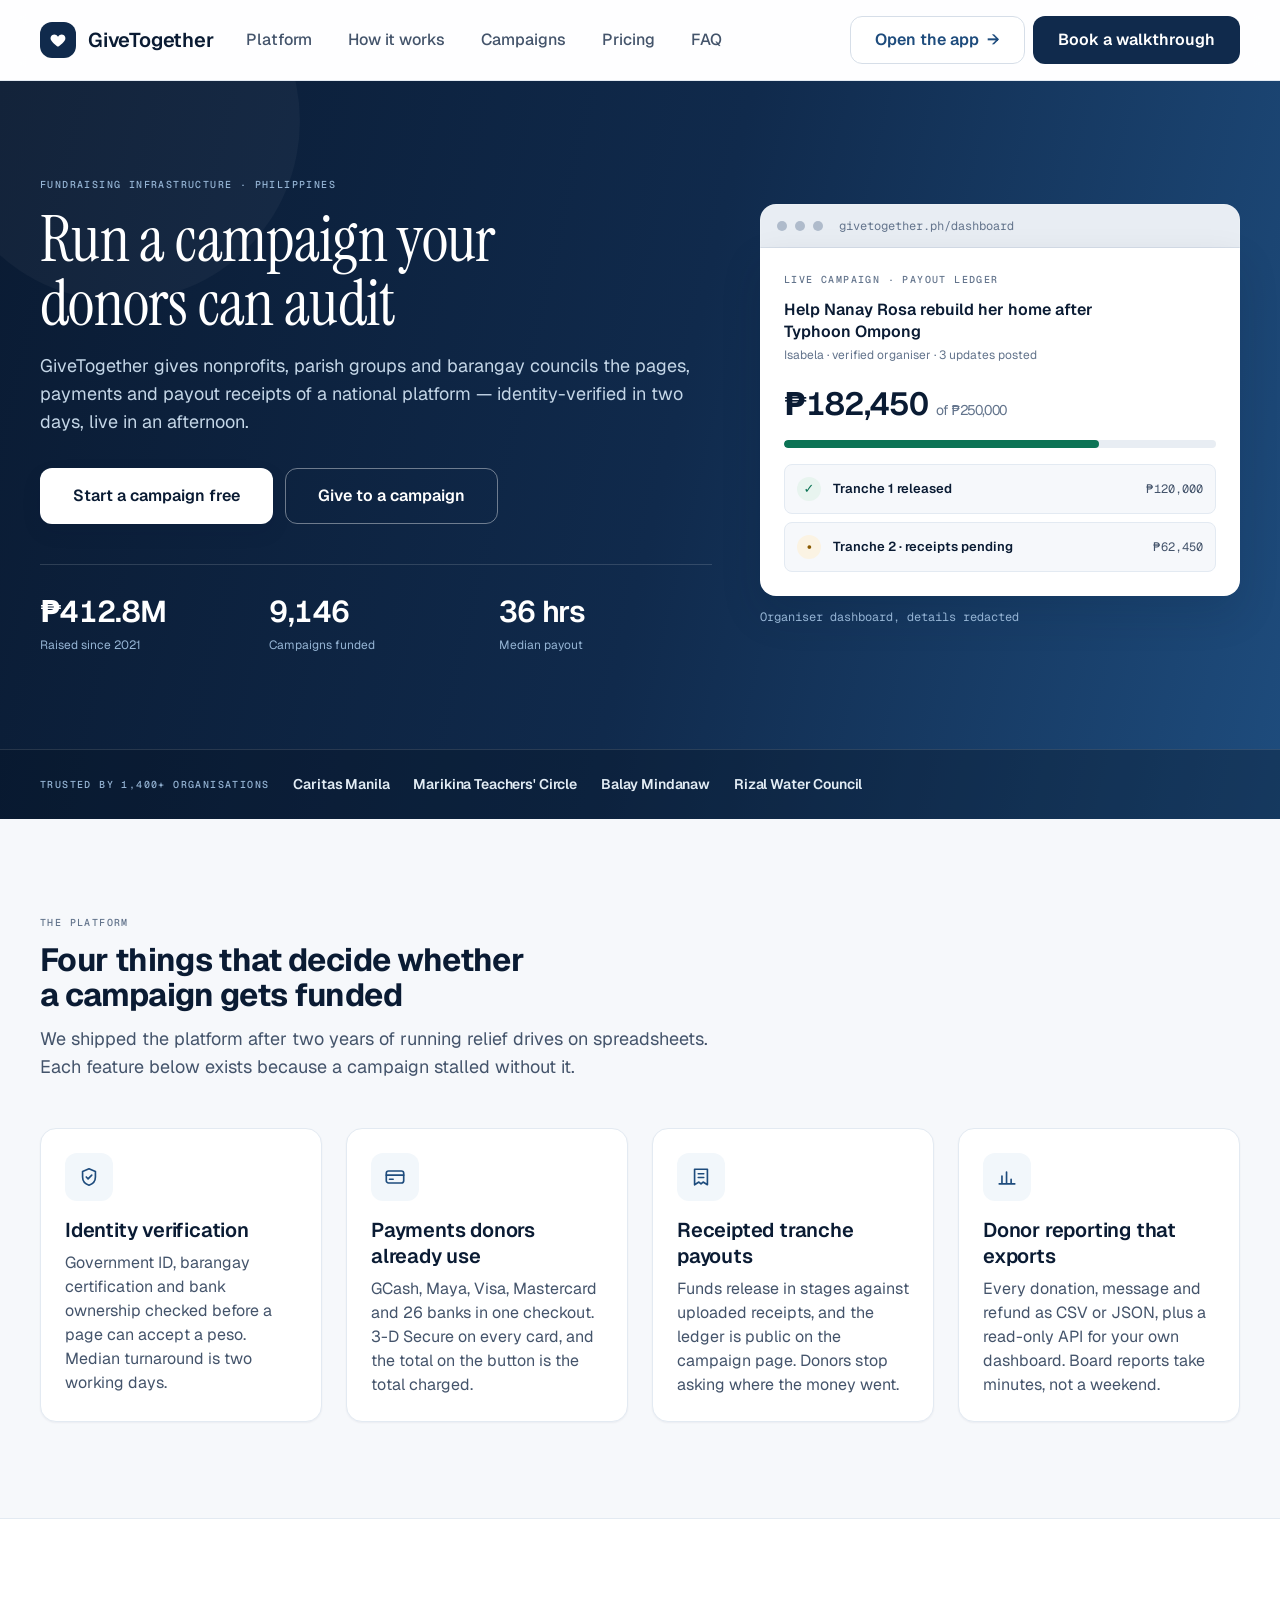
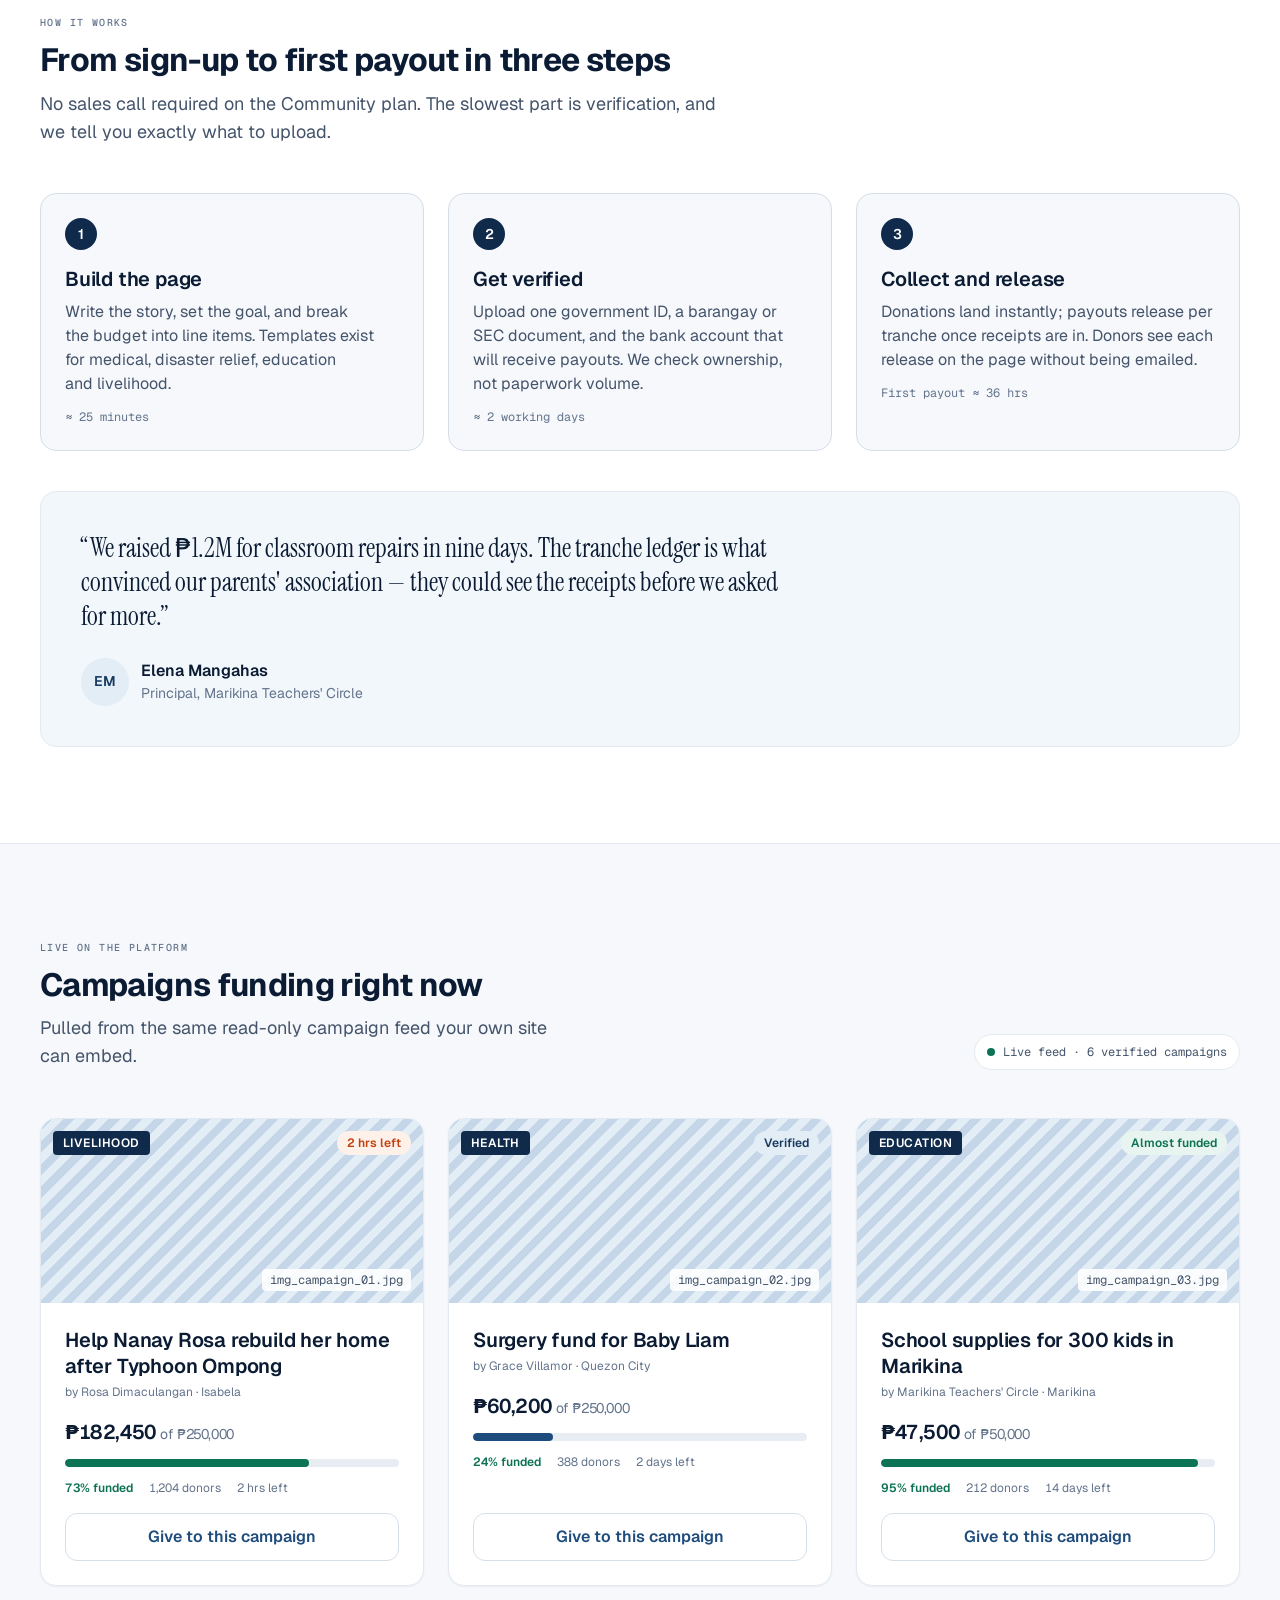
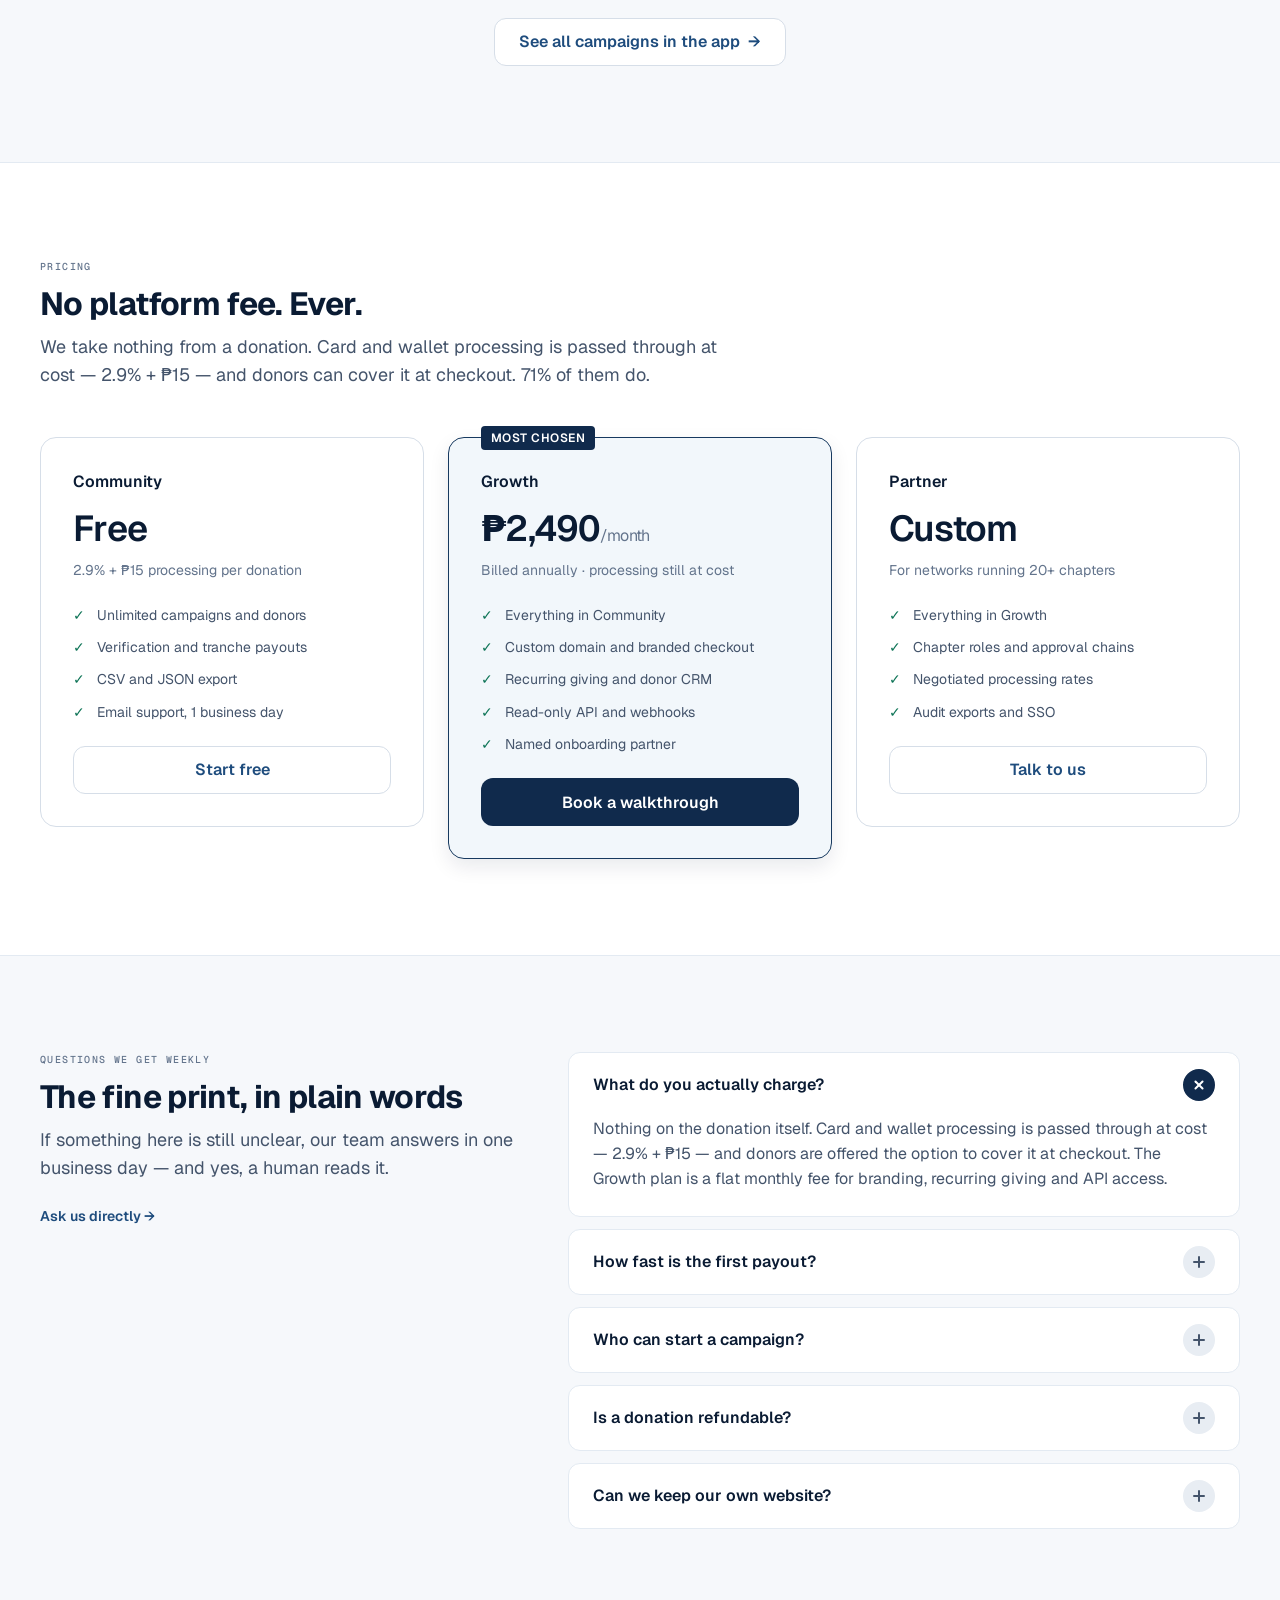
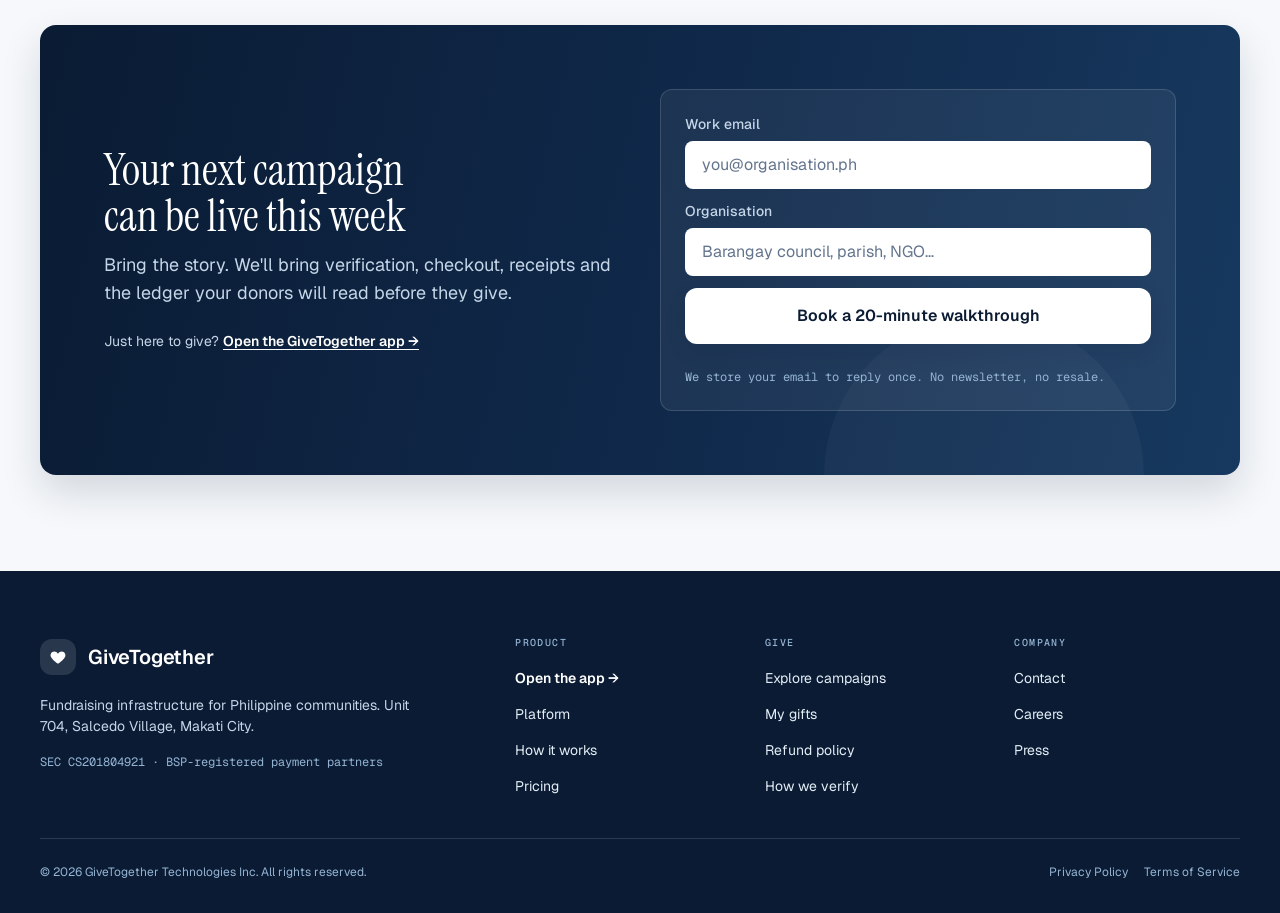
<file: index.html>
<!DOCTYPE html>
<html lang="en-PH">
<head>
  <meta charset="utf-8">
  <meta name="viewport" content="width=device-width, initial-scale=1, viewport-fit=cover">
  <title>GiveTogether — Fundraising software for Philippine nonprofits</title>
  <meta name="description" content="GiveTogether is the fundraising platform Philippine nonprofits and barangay councils use to launch verified campaigns, collect GCash and card donations, and publish receipted payouts in 36 hours.">
  <meta name="robots" content="index,follow">
  <meta name="theme-color" content="#0A1B33">
  <link rel="canonical" href="https://givetogether.onrender.com/">
  <meta property="og:type" content="website">
  <meta property="og:site_name" content="GiveTogether">
  <meta property="og:title" content="GiveTogether — Fundraising software for Philippine nonprofits">
  <meta property="og:description" content="Verified campaigns, GCash and card donations, receipted payouts in 36 hours. No platform fee on the Community plan.">
  <meta property="og:url" content="https://givetogether.onrender.com/">
  <meta property="og:image" content="https://givetogether.onrender.com/assets/img/img_og_01.jpg">
  <meta name="twitter:card" content="summary_large_image">
  <link rel="icon" href="assets/icons/icn_favicon_01.svg" type="image/svg+xml">
  <link rel="manifest" href="manifest.webmanifest">
  <link rel="preconnect" href="https://fonts.googleapis.com">
  <link rel="preconnect" href="https://fonts.gstatic.com" crossorigin>
  <link rel="stylesheet" href="https://fonts.googleapis.com/css2?family=Geist:wght@400;500;600;700&amp;family=Geist+Mono:wght@400;500&amp;family=Instrument+Serif:ital@0;1&amp;display=swap">
  <link rel="stylesheet" href="assets/css/tokens.css">
  <link rel="stylesheet" href="assets/css/landing.css">
  <script type="application/ld+json">
  {"@context":"https://schema.org","@type":"SoftwareApplication","name":"GiveTogether","applicationCategory":"BusinessApplication","operatingSystem":"Web, iOS, Android","url":"https://givetogether.onrender.com/","description":"Fundraising software for Philippine nonprofits: verified campaigns, GCash and card donations, receipted payouts in 36 hours.","offers":{"@type":"Offer","price":"0","priceCurrency":"PHP","description":"Community plan — free, 2.9% + PHP 15 per donation"}}
  </script>
</head>
<body class="landing">
  <a class="skip-link" href="#main">Skip to main content</a>

  <header class="site-header" id="top">
    <div class="site-header_inner container">
      <a class="brand" href="index.html" aria-label="GiveTogether home">
        <span class="brand_mark" aria-hidden="true">
          <svg class="brand_icon" viewBox="0 0 24 24"><path fill="currentColor" d="M12 21s-7.5-4.6-9.5-9.3C1.2 8.4 3.3 4.5 7 4.5c2 0 3.6 1.1 5 3 1.4-1.9 3-3 5-3 3.7 0 5.8 3.9 4.5 7.2C19.5 16.4 12 21 12 21z"/></svg>
        </span>
        <span class="brand_name">GiveTogether</span>
      </a>

      <button class="menu-toggle" type="button" aria-expanded="false" aria-controls="site-nav">
        <span class="menu-toggle_bars" aria-hidden="true"></span>
        <span class="menu-toggle_label">Menu</span>
      </button>

      <nav class="site-nav" id="site-nav" aria-label="Primary">
        <ul class="site-nav_list">
          <li><a class="site-nav_list-item" href="#platform">Platform</a></li>
          <li><a class="site-nav_list-item" href="#how">How it works</a></li>
          <li><a class="site-nav_list-item" href="#campaigns">Campaigns</a></li>
          <li><a class="site-nav_list-item" href="#pricing">Pricing</a></li>
          <li><a class="site-nav_list-item" href="#faq">FAQ</a></li>
        </ul>
        <div class="site-nav_actions">
          <a class="btn btn--secondary" href="app.html">Open the app <span aria-hidden="true">→</span></a>
          <a class="btn btn--primary" href="#demo">Book a walkthrough</a>
        </div>
      </nav>
    </div>
  </header>

  <main id="main" tabindex="-1">

    <section class="hero" aria-labelledby="hero-title">
      <div class="hero_inner container">
        <div class="hero_copy">
          <p class="overline overline--inverse">Fundraising infrastructure · Philippines</p>
          <h1 class="hero_title" id="hero-title">Run a campaign your donors can audit</h1>
          <p class="hero_lede">GiveTogether gives nonprofits, parish groups and barangay councils the pages, payments and payout receipts of a national platform — identity-verified in two days, live in an afternoon.</p>
          <div class="hero_actions">
            <a class="btn btn--inverse btn--lg" href="#demo">Start a campaign free</a>
            <a class="btn btn--ghost-inverse btn--lg" href="app.html">Give to a campaign</a>
          </div>
          <dl class="stat-row">
            <div class="stat-row_item"><dt class="stat-row_label">Raised since 2021</dt><dd class="stat-row_value">₱412.8M</dd></div>
            <div class="stat-row_item"><dt class="stat-row_label">Campaigns funded</dt><dd class="stat-row_value">9,146</dd></div>
            <div class="stat-row_item"><dt class="stat-row_label">Median payout</dt><dd class="stat-row_value">36 hrs</dd></div>
          </dl>
        </div>

        <figure class="dashboard" aria-label="Organiser dashboard preview">
          <div class="dashboard_bar" aria-hidden="true">
            <span class="dashboard_dot"></span><span class="dashboard_dot"></span><span class="dashboard_dot"></span>
            <span class="dashboard_url">givetogether.ph/dashboard</span>
          </div>
          <div class="dashboard_body">
            <p class="overline">Live campaign · payout ledger</p>
            <p class="dashboard_title">Help Nanay Rosa rebuild her home after Typhoon Ompong</p>
            <p class="dashboard_meta">Isabela · verified organiser · 3 updates posted</p>
            <p class="dashboard_amount">₱182,450 <span class="dashboard_goal">of ₱250,000</span></p>
            <div class="progress" role="progressbar" aria-label="73 percent funded" aria-valuenow="73" aria-valuemin="0" aria-valuemax="100"><div class="progress_bar progress_bar--73"></div></div>
            <ul class="ledger">
              <li class="ledger_item"><span class="ledger_icon ledger_icon--done" aria-hidden="true">✓</span><span class="ledger_label">Tranche 1 released</span><span class="ledger_value">₱120,000</span></li>
              <li class="ledger_item"><span class="ledger_icon ledger_icon--pending" aria-hidden="true">•</span><span class="ledger_label">Tranche 2 · receipts pending</span><span class="ledger_value">₱62,450</span></li>
            </ul>
          </div>
          <figcaption class="dashboard_caption">Organiser dashboard, details redacted</figcaption>
        </figure>
      </div>

      <div class="trust-bar">
        <div class="trust-bar_inner container">
          <p class="overline overline--inverse">Trusted by 1,400+ organisations</p>
          <ul class="trust-bar_list">
            <li class="trust-bar_list-item">Caritas Manila</li>
            <li class="trust-bar_list-item">Marikina Teachers' Circle</li>
            <li class="trust-bar_list-item">Balay Mindanaw</li>
            <li class="trust-bar_list-item">Rizal Water Council</li>
          </ul>
        </div>
      </div>
    </section>

    <section class="section" id="platform" aria-labelledby="platform-title">
      <div class="container">
        <header class="section-head">
          <p class="overline">The platform</p>
          <h2 class="section-head_title" id="platform-title">Four things that decide whether a campaign gets funded</h2>
          <p class="section-head_lede">We shipped the platform after two years of running relief drives on spreadsheets. Each feature below exists because a campaign stalled without it.</p>
        </header>
        <ul class="feature-grid">
          <li class="feature-card">
            <span class="feature-card_icon" aria-hidden="true"><svg viewBox="0 0 24 24"><g fill="none" stroke="currentColor" stroke-width="1.8" stroke-linecap="round" stroke-linejoin="round"><path d="M12 3l7 3v6c0 4.2-2.9 7.6-7 9-4.1-1.4-7-4.8-7-9V6z"/><path d="m9 12 2 2 4-4"/></g></svg></span>
            <h3 class="feature-card_title">Identity verification</h3>
            <p class="feature-card_text">Government ID, barangay certification and bank ownership checked before a page can accept a peso. Median turnaround is two working days.</p>
          </li>
          <li class="feature-card">
            <span class="feature-card_icon" aria-hidden="true"><svg viewBox="0 0 24 24"><g fill="none" stroke="currentColor" stroke-width="1.8" stroke-linecap="round"><rect x="2.5" y="5.5" width="19" height="13" rx="2.5"/><path d="M2.5 10h19M6 14.5h4"/></g></svg></span>
            <h3 class="feature-card_title">Payments donors already use</h3>
            <p class="feature-card_text">GCash, Maya, Visa, Mastercard and 26 banks in one checkout. 3-D Secure on every card, and the total on the button is the total charged.</p>
          </li>
          <li class="feature-card">
            <span class="feature-card_icon" aria-hidden="true"><svg viewBox="0 0 24 24"><g fill="none" stroke="currentColor" stroke-width="1.8" stroke-linecap="round" stroke-linejoin="round"><path d="M5 3.5h14v17l-4.7-3-2.3 2-2.3-2L5 20.5z"/><path d="M9 8.5h6M9 12.5h6"/></g></svg></span>
            <h3 class="feature-card_title">Receipted tranche payouts</h3>
            <p class="feature-card_text">Funds release in stages against uploaded receipts, and the ledger is public on the campaign page. Donors stop asking where the money went.</p>
          </li>
          <li class="feature-card">
            <span class="feature-card_icon" aria-hidden="true"><svg viewBox="0 0 24 24"><g fill="none" stroke="currentColor" stroke-width="1.8" stroke-linecap="round"><path d="M3.5 19.5h17M6.5 19.5V11M11.5 19.5V6.5M16.5 19.5v-5"/></g></svg></span>
            <h3 class="feature-card_title">Donor reporting that exports</h3>
            <p class="feature-card_text">Every donation, message and refund as CSV or JSON, plus a read-only API for your own dashboard. Board reports take minutes, not a weekend.</p>
          </li>
        </ul>
      </div>
    </section>

    <section class="section section--surface" id="how" aria-labelledby="how-title">
      <div class="container">
        <header class="section-head">
          <p class="overline">How it works</p>
          <h2 class="section-head_title" id="how-title">From sign-up to first payout in three steps</h2>
          <p class="section-head_lede">No sales call required on the Community plan. The slowest part is verification, and we tell you exactly what to upload.</p>
        </header>
        <ol class="step-grid">
          <li class="step-card">
            <span class="step-card_index">1</span>
            <h3 class="step-card_title">Build the page</h3>
            <p class="step-card_text">Write the story, set the goal, and break the budget into line items. Templates exist for medical, disaster relief, education and livelihood.</p>
            <p class="step-card_time">≈ 25 minutes</p>
          </li>
          <li class="step-card">
            <span class="step-card_index">2</span>
            <h3 class="step-card_title">Get verified</h3>
            <p class="step-card_text">Upload one government ID, a barangay or SEC document, and the bank account that will receive payouts. We check ownership, not paperwork volume.</p>
            <p class="step-card_time">≈ 2 working days</p>
          </li>
          <li class="step-card">
            <span class="step-card_index">3</span>
            <h3 class="step-card_title">Collect and release</h3>
            <p class="step-card_text">Donations land instantly; payouts release per tranche once receipts are in. Donors see each release on the page without being emailed.</p>
            <p class="step-card_time">First payout ≈ 36 hrs</p>
          </li>
        </ol>
        <figure class="quote">
          <blockquote class="quote_text">“We raised ₱1.2M for classroom repairs in nine days. The tranche ledger is what convinced our parents' association — they could see the receipts before we asked for more.”</blockquote>
          <figcaption class="quote_author">
            <span class="avatar" aria-hidden="true">EM</span>
            <span><span class="quote_name">Elena Mangahas</span><span class="quote_role">Principal, Marikina Teachers' Circle</span></span>
          </figcaption>
        </figure>
      </div>
    </section>

    <section class="section" id="campaigns" aria-labelledby="campaigns-title">
      <div class="container">
        <header class="section-head section-head--split">
          <div>
            <p class="overline">Live on the platform</p>
            <h2 class="section-head_title" id="campaigns-title">Campaigns funding right now</h2>
            <p class="section-head_lede">Pulled from the same read-only campaign feed your own site can embed.</p>
          </div>
          <p class="feed-badge"><span class="feed-badge_dot" aria-hidden="true"></span><span class="js-feed-status">Loading feed…</span></p>
        </header>
        <ul class="campaign-grid js-campaigns" aria-live="polite">
          <li class="campaign-card campaign-card--skeleton" aria-hidden="true"></li>
          <li class="campaign-card campaign-card--skeleton" aria-hidden="true"></li>
          <li class="campaign-card campaign-card--skeleton" aria-hidden="true"></li>
        </ul>
        <p class="section_more"><a class="btn btn--secondary" href="app.html#/explore">See all campaigns in the app <span aria-hidden="true">→</span></a></p>
      </div>
    </section>

    <section class="section section--surface" id="pricing" aria-labelledby="pricing-title">
      <div class="container">
        <header class="section-head">
          <p class="overline">Pricing</p>
          <h2 class="section-head_title" id="pricing-title">No platform fee. Ever.</h2>
          <p class="section-head_lede">We take nothing from a donation. Card and wallet processing is passed through at cost — 2.9% + ₱15 — and donors can cover it at checkout. 71% of them do.</p>
        </header>
        <ul class="plan-grid">
          <li class="plan-card">
            <h3 class="plan-card_name">Community</h3>
            <p class="plan-card_price">Free</p>
            <p class="plan-card_note">2.9% + ₱15 processing per donation</p>
            <ul class="plan-card_list">
              <li class="plan-card_list-item">Unlimited campaigns and donors</li>
              <li class="plan-card_list-item">Verification and tranche payouts</li>
              <li class="plan-card_list-item">CSV and JSON export</li>
              <li class="plan-card_list-item">Email support, 1 business day</li>
            </ul>
            <a class="btn btn--secondary btn--block" href="#demo">Start free</a>
          </li>
          <li class="plan-card plan-card--featured">
            <span class="plan-card_badge">Most chosen</span>
            <h3 class="plan-card_name">Growth</h3>
            <p class="plan-card_price">₱2,490<span class="plan-card_per">/month</span></p>
            <p class="plan-card_note">Billed annually · processing still at cost</p>
            <ul class="plan-card_list">
              <li class="plan-card_list-item">Everything in Community</li>
              <li class="plan-card_list-item">Custom domain and branded checkout</li>
              <li class="plan-card_list-item">Recurring giving and donor CRM</li>
              <li class="plan-card_list-item">Read-only API and webhooks</li>
              <li class="plan-card_list-item">Named onboarding partner</li>
            </ul>
            <a class="btn btn--primary btn--block" href="#demo">Book a walkthrough</a>
          </li>
          <li class="plan-card">
            <h3 class="plan-card_name">Partner</h3>
            <p class="plan-card_price">Custom</p>
            <p class="plan-card_note">For networks running 20+ chapters</p>
            <ul class="plan-card_list">
              <li class="plan-card_list-item">Everything in Growth</li>
              <li class="plan-card_list-item">Chapter roles and approval chains</li>
              <li class="plan-card_list-item">Negotiated processing rates</li>
              <li class="plan-card_list-item">Audit exports and SSO</li>
            </ul>
            <a class="btn btn--secondary btn--block" href="#demo">Talk to us</a>
          </li>
        </ul>
      </div>
    </section>

    <section class="section" id="faq" aria-labelledby="faq-title">
      <div class="container faq">
        <header class="section-head faq_head">
          <p class="overline">Questions we get weekly</p>
          <h2 class="section-head_title" id="faq-title">The fine print, in plain words</h2>
          <p class="section-head_lede">If something here is still unclear, our team answers in one business day — and yes, a human reads it.</p>
          <a class="link-arrow" href="#demo">Ask us directly →</a>
        </header>
        <div class="accordion">
          <div class="accordion_item">
            <h3 class="accordion_heading"><button class="accordion_trigger" type="button" aria-expanded="true" aria-controls="faq-1" id="faq-1-btn">What do you actually charge?<span class="accordion_icon" aria-hidden="true"></span></button></h3>
            <div class="accordion_panel" id="faq-1" role="region" aria-labelledby="faq-1-btn"><p>Nothing on the donation itself. Card and wallet processing is passed through at cost — 2.9% + ₱15 — and donors are offered the option to cover it at checkout. The Growth plan is a flat monthly fee for branding, recurring giving and API access.</p></div>
          </div>
          <div class="accordion_item">
            <h3 class="accordion_heading"><button class="accordion_trigger" type="button" aria-expanded="false" aria-controls="faq-2" id="faq-2-btn">How fast is the first payout?<span class="accordion_icon" aria-hidden="true"></span></button></h3>
            <div class="accordion_panel" id="faq-2" role="region" aria-labelledby="faq-2-btn" hidden><p>Median 36 hours from the first tranche request, once verification is complete. Tranches release against uploaded receipts, so a campaign that documents as it spends never waits on us.</p></div>
          </div>
          <div class="accordion_item">
            <h3 class="accordion_heading"><button class="accordion_trigger" type="button" aria-expanded="false" aria-controls="faq-3" id="faq-3-btn">Who can start a campaign?<span class="accordion_icon" aria-hidden="true"></span></button></h3>
            <div class="accordion_panel" id="faq-3" role="region" aria-labelledby="faq-3-btn" hidden><p>Any Philippine-based individual, registered nonprofit, parish or barangay council with one government ID, a certification document and a bank account in the same name. We decline campaigns where the beneficiary cannot be reached directly.</p></div>
          </div>
          <div class="accordion_item">
            <h3 class="accordion_heading"><button class="accordion_trigger" type="button" aria-expanded="false" aria-controls="faq-4" id="faq-4-btn">Is a donation refundable?<span class="accordion_icon" aria-hidden="true"></span></button></h3>
            <div class="accordion_panel" id="faq-4" role="region" aria-labelledby="faq-4-btn" hidden><p>Yes, within 24 hours, no questions asked, and at any time if a campaign is found to be misrepresented. Refunds are processed to the original payment method within five banking days.</p></div>
          </div>
          <div class="accordion_item">
            <h3 class="accordion_heading"><button class="accordion_trigger" type="button" aria-expanded="false" aria-controls="faq-5" id="faq-5-btn">Can we keep our own website?<span class="accordion_icon" aria-hidden="true"></span></button></h3>
            <div class="accordion_panel" id="faq-5" role="region" aria-labelledby="faq-5-btn" hidden><p>Yes. Growth and Partner plans embed checkout on your domain and expose a read-only JSON feed of campaigns, totals and donor counts so your existing pages stay the front door.</p></div>
          </div>
        </div>
      </div>
    </section>

    <section class="section section--cta" id="demo" aria-labelledby="demo-title">
      <div class="container">
        <div class="cta-band">
          <div class="cta-band_copy">
            <h2 class="cta-band_title" id="demo-title">Your next campaign can be live this week</h2>
            <p class="cta-band_lede">Bring the story. We'll bring verification, checkout, receipts and the ledger your donors will read before they give.</p>
            <p class="cta-band_alt">Just here to give? <a class="cta-band_link" href="app.html">Open the GiveTogether app →</a></p>
          </div>
          <form class="cta-form js-demo-form" novalidate>
            <div class="cta-form_field">
              <label class="cta-form_label" for="demo-email">Work email</label>
              <input class="cta-form_input" id="demo-email" name="email" type="email" autocomplete="email" placeholder="you@organisation.ph" maxlength="120" required aria-describedby="demo-status">
            </div>
            <div class="cta-form_field">
              <label class="cta-form_label" for="demo-org">Organisation</label>
              <input class="cta-form_input" id="demo-org" name="org" type="text" autocomplete="organization" placeholder="Barangay council, parish, NGO…" maxlength="120" required aria-describedby="demo-status">
            </div>
            <button class="btn btn--inverse btn--lg btn--block" type="submit">Book a 20-minute walkthrough</button>
            <p class="cta-form_status" id="demo-status" role="status" aria-live="polite"></p>
            <p class="cta-form_legal">We store your email to reply once. No newsletter, no resale.</p>
          </form>
        </div>
      </div>
    </section>
  </main>

  <footer class="site-footer">
    <div class="container">
      <div class="site-footer_grid">
        <div class="site-footer_brand">
          <a class="brand brand--inverse" href="index.html">
            <span class="brand_mark" aria-hidden="true"><svg class="brand_icon" viewBox="0 0 24 24"><path fill="currentColor" d="M12 21s-7.5-4.6-9.5-9.3C1.2 8.4 3.3 4.5 7 4.5c2 0 3.6 1.1 5 3 1.4-1.9 3-3 5-3 3.7 0 5.8 3.9 4.5 7.2C19.5 16.4 12 21 12 21z"/></svg></span>
            <span class="brand_name">GiveTogether</span>
          </a>
          <p class="site-footer_about">Fundraising infrastructure for Philippine communities. Unit 704, Salcedo Village, Makati City.</p>
          <p class="site-footer_reg">SEC CS201804921 · BSP-registered payment partners</p>
        </div>
        <nav class="footer-nav" aria-label="Product">
          <p class="footer-nav_title">Product</p>
          <ul class="footer-nav_list">
            <li><a class="footer-nav_list-item footer-nav_list-item--strong" href="app.html">Open the app →</a></li>
            <li><a class="footer-nav_list-item" href="#platform">Platform</a></li>
            <li><a class="footer-nav_list-item" href="#how">How it works</a></li>
            <li><a class="footer-nav_list-item" href="#pricing">Pricing</a></li>
          </ul>
        </nav>
        <nav class="footer-nav" aria-label="Give">
          <p class="footer-nav_title">Give</p>
          <ul class="footer-nav_list">
            <li><a class="footer-nav_list-item" href="app.html#/explore">Explore campaigns</a></li>
            <li><a class="footer-nav_list-item" href="app.html#/gifts">My gifts</a></li>
            <li><a class="footer-nav_list-item" href="#faq">Refund policy</a></li>
            <li><a class="footer-nav_list-item" href="#faq">How we verify</a></li>
          </ul>
        </nav>
        <nav class="footer-nav" aria-label="Company">
          <p class="footer-nav_title">Company</p>
          <ul class="footer-nav_list">
            <li><a class="footer-nav_list-item" href="#demo">Contact</a></li>
            <li><a class="footer-nav_list-item" href="mailto:careers@givetogether.ph">Careers</a></li>
            <li><a class="footer-nav_list-item" href="mailto:press@givetogether.ph">Press</a></li>
          </ul>
        </nav>
      </div>
      <div class="site-footer_legal">
        <p>© <span class="js-year">2026</span> GiveTogether Technologies Inc. All rights reserved.</p>
        <ul class="site-footer_legal-list">
          <li><a class="footer-nav_list-item" href="#faq">Privacy Policy</a></li>
          <li><a class="footer-nav_list-item" href="#faq">Terms of Service</a></li>
        </ul>
      </div>
    </div>
  </footer>

  <script src="https://code.jquery.com/jquery-3.7.1.min.js" integrity="sha256-/JqT3SQfawRcv/BIHPThkBvs0OEvtFFmqPF/lYI/Cxo=" crossorigin="anonymous"></script>
  <script src="assets/js/landing.js" defer></script>
</body>
</html>
</file>
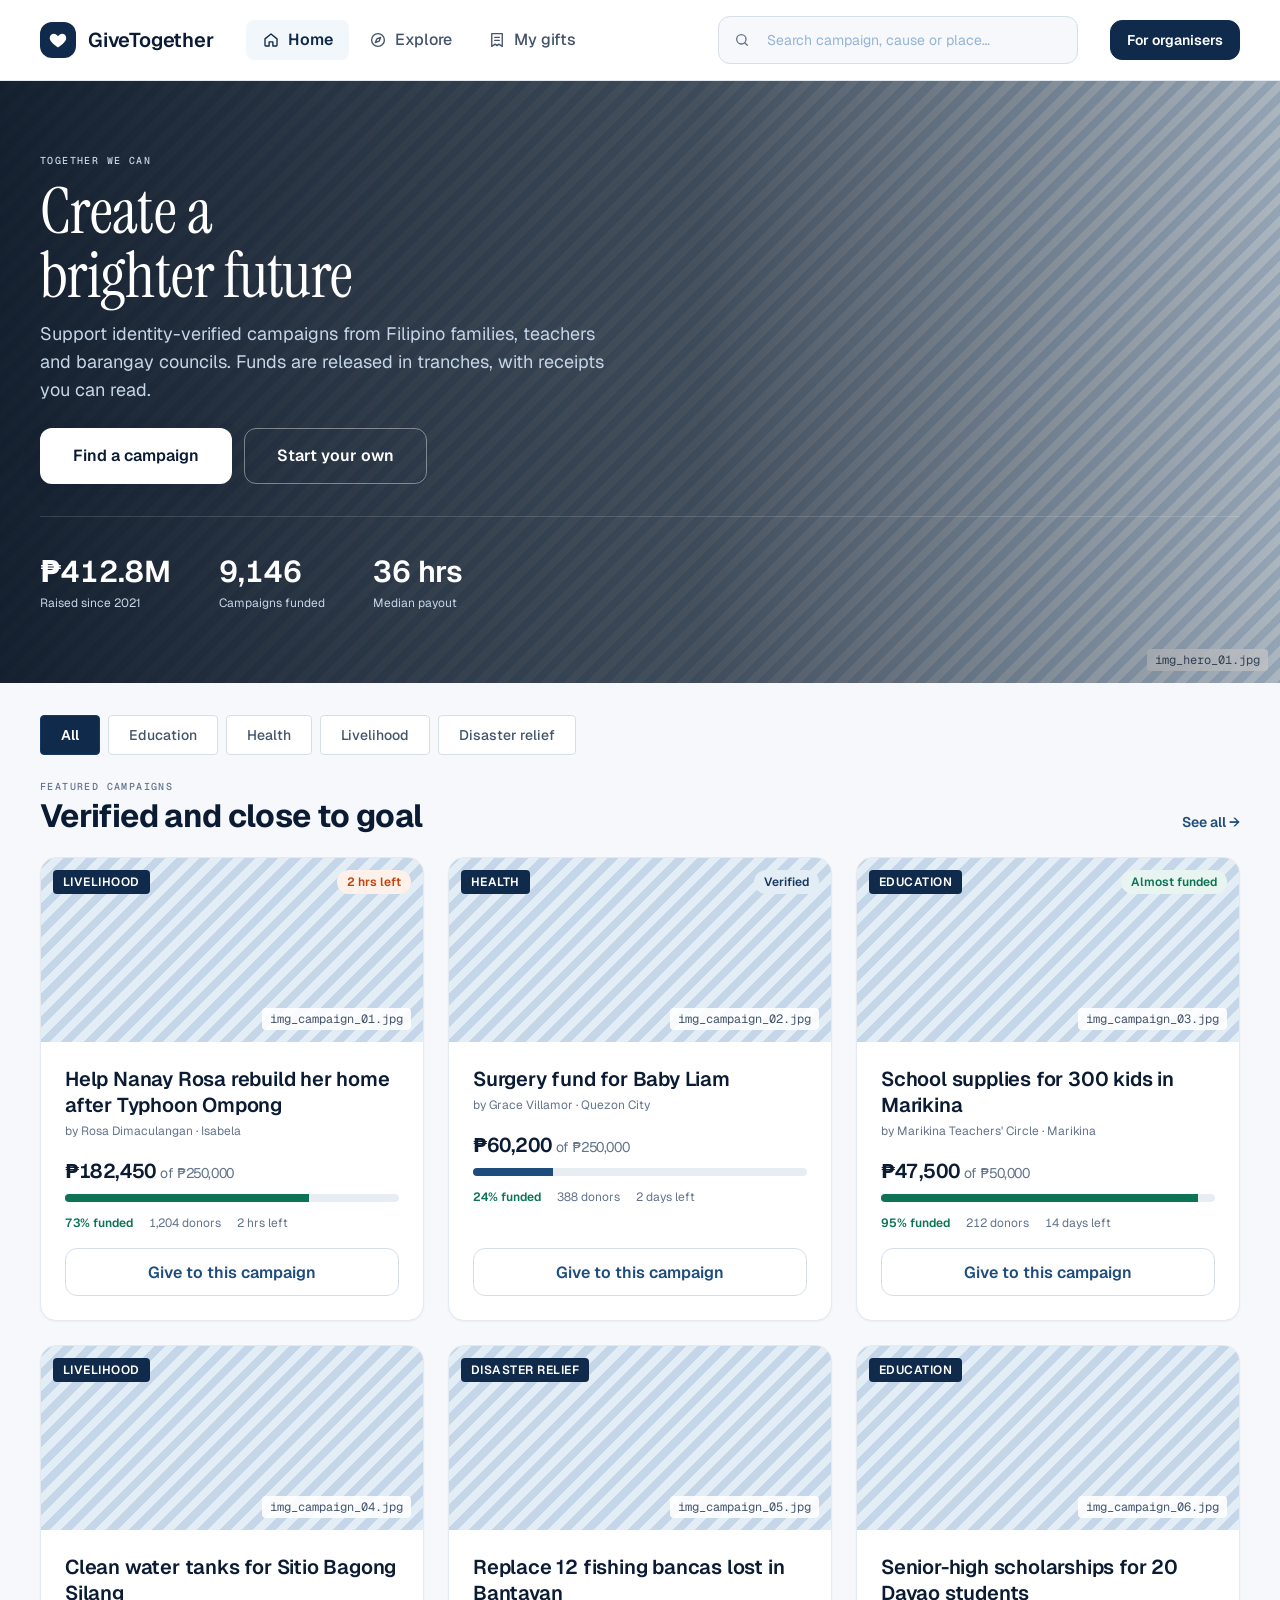
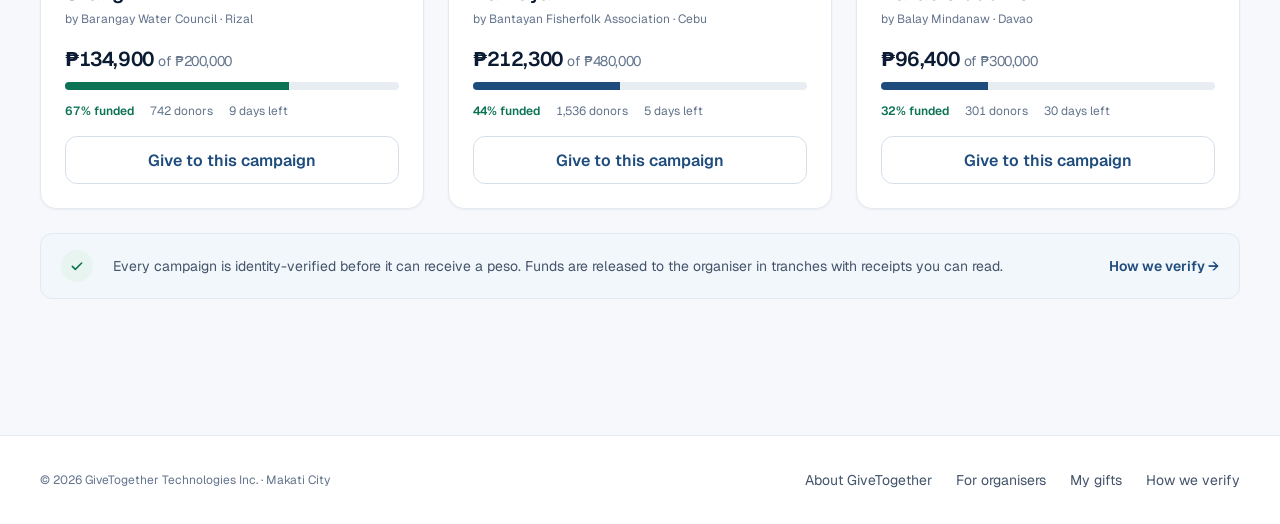
<file: app.html>
<!DOCTYPE html>
<html lang="en-PH">
<head>
  <meta charset="utf-8">
  <meta name="viewport" content="width=device-width, initial-scale=1, viewport-fit=cover">
  <title>GiveTogether app — Give to verified campaigns</title>
  <meta name="description" content="Discover identity-verified fundraising campaigns in the Philippines. Give by card, GCash, Maya or online banking and follow every receipted payout.">
  <meta name="robots" content="index,follow">
  <meta name="theme-color" content="#0A1B33">
  <link rel="canonical" href="https://givetogether.onrender.com/app.html">
  <meta property="og:type" content="website">
  <meta property="og:site_name" content="GiveTogether">
  <meta property="og:title" content="GiveTogether — Give to verified campaigns">
  <meta property="og:description" content="Identity-verified campaigns, receipted tranche payouts, and a checkout that shows the full total before you pay.">
  <meta property="og:image" content="https://givetogether.onrender.com/assets/img/img_og_01.jpg">
  <meta name="twitter:card" content="summary_large_image">
  <link rel="icon" href="assets/icons/icn_favicon_01.svg" type="image/svg+xml">
  <link rel="manifest" href="manifest.webmanifest">
  <link rel="preconnect" href="https://fonts.googleapis.com">
  <link rel="preconnect" href="https://fonts.gstatic.com" crossorigin>
  <link rel="stylesheet" href="https://fonts.googleapis.com/css2?family=Geist:wght@400;500;600;700&amp;family=Geist+Mono:wght@400;500&amp;family=Instrument+Serif:ital@0;1&amp;display=swap">
  <link rel="stylesheet" href="assets/css/tokens.css">
  <link rel="stylesheet" href="assets/css/main.css">
  <script type="application/ld+json">
  {"@context":"https://schema.org","@type":"WebApplication","name":"GiveTogether","url":"https://givetogether.onrender.com/","applicationCategory":"FinanceApplication","operatingSystem":"Web","description":"Give to identity-verified fundraising campaigns in the Philippines.","offers":{"@type":"Offer","price":"0","priceCurrency":"PHP"}}
  </script>
</head>
<body class="app">
  <svg class="sprite" aria-hidden="true" focusable="false" xmlns="http://www.w3.org/2000/svg">
    <symbol id="icn_brand_01" viewBox="0 0 24 24"><path fill="currentColor" d="M12 21s-7.5-4.6-9.5-9.3C1.2 8.4 3.3 4.5 7 4.5c2 0 3.6 1.1 5 3 1.4-1.9 3-3 5-3 3.7 0 5.8 3.9 4.5 7.2C19.5 16.4 12 21 12 21z"/></symbol>
    <symbol id="icn_nav_home" viewBox="0 0 24 24"><path fill="none" stroke="currentColor" stroke-width="1.8" stroke-linecap="round" stroke-linejoin="round" d="M4 10.5 12 4l8 6.5V19a1 1 0 0 1-1 1h-4.5v-5.5h-5V20H5a1 1 0 0 1-1-1z"/></symbol>
    <symbol id="icn_nav_explore" viewBox="0 0 24 24"><g fill="none" stroke="currentColor" stroke-width="1.8" stroke-linecap="round" stroke-linejoin="round"><circle cx="12" cy="12" r="8.5"/><path d="m15.5 8.5-2 5-5 2 2-5z"/></g></symbol>
    <symbol id="icn_nav_gifts" viewBox="0 0 24 24"><g fill="none" stroke="currentColor" stroke-width="1.8" stroke-linecap="round" stroke-linejoin="round"><path d="M5 3.5h14v17l-4.7-3-2.3 2-2.3-2L5 20.5z"/><path d="M9 8.5h6M9 12.5h6"/></g></symbol>
    <symbol id="icn_nav_add" viewBox="0 0 24 24"><path fill="none" stroke="currentColor" stroke-width="2" stroke-linecap="round" d="M12 5v14M5 12h14"/></symbol>
    <symbol id="icn_ui_search" viewBox="0 0 24 24"><g fill="none" stroke="currentColor" stroke-width="2" stroke-linecap="round"><circle cx="11" cy="11" r="7"/><path d="m20 20-4-4"/></g></symbol>
    <symbol id="icn_ui_back" viewBox="0 0 24 24"><path fill="none" stroke="currentColor" stroke-width="2" stroke-linecap="round" stroke-linejoin="round" d="M15 5 8 12l7 7"/></symbol>
    <symbol id="icn_ui_check" viewBox="0 0 24 24"><path fill="none" stroke="currentColor" stroke-width="2.4" stroke-linecap="round" stroke-linejoin="round" d="m5 12.5 4.5 4.5L19 7.5"/></symbol>
    <symbol id="icn_ui_shield" viewBox="0 0 24 24"><g fill="none" stroke="currentColor" stroke-width="1.8" stroke-linecap="round" stroke-linejoin="round"><path d="M12 3l7 3v6c0 4.2-2.9 7.6-7 9-4.1-1.4-7-4.8-7-9V6z"/><path d="m9 12 2 2 4-4"/></g></symbol>
    <symbol id="icn_ui_lock" viewBox="0 0 24 24"><g fill="none" stroke="currentColor" stroke-width="1.8" stroke-linecap="round"><rect x="5" y="10.5" width="14" height="10" rx="2"/><path d="M8 10.5V8a4 4 0 0 1 8 0v2.5"/></g></symbol>
    <symbol id="icn_ui_chevron" viewBox="0 0 24 24"><path fill="none" stroke="currentColor" stroke-width="2" stroke-linecap="round" stroke-linejoin="round" d="m6 9 6 6 6-6"/></symbol>
    <symbol id="icn_pay_card" viewBox="0 0 24 24"><g fill="none" stroke="currentColor" stroke-width="1.8" stroke-linecap="round"><rect x="2.5" y="5.5" width="19" height="13" rx="2.5"/><path d="M2.5 10h19M6 14.5h4"/></g></symbol>
    <symbol id="icn_pay_wallet" viewBox="0 0 24 24"><g fill="none" stroke="currentColor" stroke-width="1.8" stroke-linecap="round" stroke-linejoin="round"><path d="M4 7.5h14.5a1.5 1.5 0 0 1 1.5 1.5v9.5a1.5 1.5 0 0 1-1.5 1.5H5.5A1.5 1.5 0 0 1 4 18.5V6a1.5 1.5 0 0 1 1.5-1.5H16"/><circle cx="16" cy="14" r="1.2"/></g></symbol>
    <symbol id="icn_pay_bank" viewBox="0 0 24 24"><g fill="none" stroke="currentColor" stroke-width="1.8" stroke-linecap="round" stroke-linejoin="round"><path d="M3.5 9 12 4l8.5 5zM5 9v8M9.5 9v8M14.5 9v8M19 9v8M3.5 20h17"/></g></symbol>
    <symbol id="icn_share_link" viewBox="0 0 24 24"><g fill="none" stroke="currentColor" stroke-width="1.8" stroke-linecap="round"><path d="M10 14a4 4 0 0 0 5.7 0l3-3a4 4 0 0 0-5.7-5.7l-1 1"/><path d="M14 10a4 4 0 0 0-5.7 0l-3 3a4 4 0 0 0 5.7 5.7l1-1"/></g></symbol>
  </svg>

  <a class="skip-link" href="#view">Skip to main content</a>

  <div class="splash" id="splash" aria-hidden="true">
    <span class="splash_mark"><svg class="icon icon--xl"><use href="#icn_brand_01"/></svg></span>
    <p class="splash_name">GiveTogether</p>
    <p class="splash_tag">Designed to give with purpose</p>
  </div>

  <header class="app-header">
    <div class="app-header_inner">
      <a class="brand" href="#/" aria-label="GiveTogether home">
        <span class="brand_mark"><svg class="icon"><use href="#icn_brand_01"/></svg></span>
        <span class="brand_name">GiveTogether</span>
      </a>

      <nav class="nav" aria-label="Primary">
        <ul class="nav_list">
          <li><a class="nav_list-item" href="#/" data-nav="home"><svg class="nav_icon"><use href="#icn_nav_home"/></svg><span class="nav_label">Home</span></a></li>
          <li><a class="nav_list-item" href="#/explore" data-nav="explore"><svg class="nav_icon"><use href="#icn_nav_explore"/></svg><span class="nav_label">Explore</span></a></li>
          <li class="nav_fab-slot"><a class="nav_fab" href="#/start" aria-label="Start a campaign"><svg class="nav_icon"><use href="#icn_nav_add"/></svg></a></li>
          <li><a class="nav_list-item" href="#/gifts" data-nav="gifts"><svg class="nav_icon"><use href="#icn_nav_gifts"/></svg><span class="nav_label">My gifts</span></a></li>
        </ul>
      </nav>

      <label class="search search--header">
        <span class="visually-hidden">Search campaigns</span>
        <svg class="search_icon"><use href="#icn_ui_search"/></svg>
        <input class="search_input js-search" type="search" placeholder="Search campaign, cause or place…" autocomplete="off" maxlength="80">
      </label>

      <a class="btn btn--secondary btn--sm app-header_start" href="index.html">For organisers</a>
    </div>
  </header>

  <noscript>
    <div class="container noscript">
      <h1 class="h2">GiveTogether needs JavaScript</h1>
      <p>Please enable JavaScript to browse campaigns and give securely.</p>
    </div>
  </noscript>
  <main class="view" id="view" tabindex="-1"></main>

  <footer class="site-footer">
    <div class="container site-footer_inner">
      <p class="site-footer_copy">© 2026 GiveTogether Technologies Inc. · Makati City</p>
      <ul class="site-footer_list">
        <li><a class="site-footer_list-item" href="index.html">About GiveTogether</a></li>
        <li><a class="site-footer_list-item" href="index.html#pricing">For organisers</a></li>
        <li><a class="site-footer_list-item" href="#/gifts">My gifts</a></li>
        <li><a class="site-footer_list-item" href="#/start">How we verify</a></li>
      </ul>
    </div>
  </footer>

  <div class="toast" id="toast" role="status" aria-live="polite"></div>

  <script src="https://code.jquery.com/jquery-3.7.1.min.js" integrity="sha256-/JqT3SQfawRcv/BIHPThkBvs0OEvtFFmqPF/lYI/Cxo=" crossorigin="anonymous"></script>
  <script src="assets/js/app.js" defer></script>
</body>
</html>
</file>
<file: assets/css/tokens.css>
/* GiveTogether design tokens — primitives → semantic → dimension. Components never use primitives directly. */
:root {
  /* Primitives */
  --navy-950: #05101F; --navy-900: #0A1B33; --navy-800: #102A4C; --navy-700: #17395F;
  --navy-600: #1E4C7D; --navy-500: #2A639C; --navy-300: #95B4D4; --navy-200: #C4D6E7;
  --navy-100: #E3EDF5; --navy-50: #F2F7FB;
  --slate-900: #1C2839; --slate-700: #44546B; --slate-500: #63748C; --slate-300: #AFBBCB;
  --slate-200: #D6DEE8; --slate-150: #E3EAF2; --slate-100: #E8EDF3; --slate-75: #EFF3F8; --slate-50: #F6F8FB;
  --white: #FFFFFF;
  --green-700: #0C7355; --green-50: #E8F4EF;
  --amber-700: #8A5A00; --amber-50: #FBF3E3;
  --orange-700: #C2410C; --orange-50: #FDF1EA;
  --red-700: #B42318; --red-50: #FDECEA;

  /* Semantic — surfaces */
  --bg-page: var(--slate-50);
  --bg-surface: var(--white);
  --bg-subtle: var(--navy-50);
  --bg-muted: var(--slate-100);
  --bg-inverse: var(--navy-900);
  --bg-inverse-gradient: linear-gradient(168deg, var(--navy-900) 0%, var(--navy-800) 68%, var(--navy-700) 100%);
  --bg-placeholder: repeating-linear-gradient(135deg, var(--navy-200) 0 8px, var(--navy-100) 8px 16px);
  /* Semantic — text */
  --text-strong: var(--navy-900);
  --text-body: var(--slate-700);
  --text-muted: var(--slate-500);
  --text-on-inverse: var(--white);
  --text-on-inverse-muted: var(--navy-200);
  --text-link: var(--navy-600);
  /* Semantic — borders */
  --border-subtle: var(--slate-150);
  --border-default: var(--slate-200);
  --border-strong: var(--slate-300);
  --border-selected: var(--navy-700);
  --focus-ring: 0 0 0 3px rgba(42, 99, 156, 0.35);
  /* Semantic — actions & status */
  --action-primary: var(--navy-800);
  --action-primary-hover: var(--navy-900);
  --status-success: var(--green-700); --status-success-bg: var(--green-50);
  --status-warning: var(--amber-700); --status-warning-bg: var(--amber-50);
  --status-urgent: var(--orange-700); --status-urgent-bg: var(--orange-50);
  --status-error: var(--red-700); --status-error-bg: var(--red-50);
  --progress-track: var(--slate-100);
  --progress-fill: var(--green-700);
  --progress-gift: var(--navy-500);

  /* Spacing — 8pt grid (half-step 4 for optical tweaks only) */
  --space-0-5: 4px; --space-1: 8px; --space-1-5: 12px; --space-2: 16px; --space-2-5: 20px;
  --space-3: 24px; --space-4: 32px; --space-5: 40px; --space-6: 48px; --space-7: 56px;
  --space-8: 64px; --space-9: 72px; --space-10: 80px; --space-12: 96px;
  --gutter: var(--space-2-5);

  /* Radius */
  --radius-xs: 4px; --radius-sm: 8px; --radius-md: 12px; --radius-lg: 16px; --radius-full: 9999px;

  /* Elevation */
  --shadow-1: 0 1px 2px rgba(10, 27, 51, 0.05);
  --shadow-2: 0 8px 20px rgba(10, 27, 51, 0.09);
  --shadow-3: 0 18px 40px rgba(10, 27, 51, 0.14);

  /* Type */
  --font-ui: 'Geist', system-ui, -apple-system, 'Segoe UI', sans-serif;
  --font-display: 'Instrument Serif', Georgia, 'Times New Roman', serif;
  --font-mono: 'Geist Mono', ui-monospace, 'SFMono-Regular', Menlo, monospace;
  --fs-overline: 10px; --fs-caption: 12px; --fs-small: 13px; --fs-body-sm: 14px; --fs-body: 16px;
  --fs-lede: 18px; --fs-h4: 16px; --fs-h3: 20px; --fs-h2: 24px; --fs-h1: 32px;
  --fs-display: 40px; --fs-stat: 20px;
  --lh-tight: 1.1; --lh-snug: 1.3; --lh-body: 1.5;

  /* Layout */
  --container: 1200px;
  --header-h: 56px;
  --nav-h: 72px;
  --rail-w: 80px;
  --control-h: 48px;
  --control-h-lg: 56px;
  --motion: 160ms ease;
}

@media (min-width: 768px) {
  :root {
    --gutter: var(--space-5);
    --header-h: 72px;
    --fs-h1: 36px; --fs-h2: 28px; --fs-display: 48px; --fs-stat: 24px;
  }
}

@media (min-width: 1200px) {
  :root {
    --gutter: var(--space-5);
    --header-h: 80px;
    --fs-h1: 40px; --fs-h2: 32px; --fs-display: 64px; --fs-stat: 30px;
  }
}
</file>
<file: assets/css/landing.css>
/* GiveTogether — landing.css (marketing site). Tokens come from tokens.css. BEM naming. */
*,
*::before,
*::after {
  box-sizing: border-box;
}
html {
  -webkit-text-size-adjust: 100%;
  text-size-adjust: 100%;
  scroll-behavior: smooth;
  scroll-padding-top: calc(var(--header-h) + var(--space-2));
}
body {
  margin: 0;
  font-family: var(--font-ui);
  font-size: var(--fs-body);
  line-height: var(--lh-body);
  color: var(--text-body);
  background: var(--bg-page);
  -webkit-font-smoothing: antialiased;
  -moz-osx-font-smoothing: grayscale;
}
h1,
h2,
h3,
p,
ul,
ol,
dl,
dd,
figure,
blockquote {
  margin: 0;
}
ul,
ol {
  padding: 0;
  list-style: none;
}
img,
svg {
  display: block;
  max-width: 100%;
}
button,
input {
  font: inherit;
  color: inherit;
}
button {
  cursor: pointer;
}
a {
  color: var(--text-link);
  text-decoration: none;
}
a:hover {
  color: var(--navy-800);
  text-decoration: underline;
}
:focus-visible {
  outline: 3px solid var(--navy-500);
  outline-offset: 2px;
  border-radius: var(--radius-xs);
}
[tabindex="-1"]:focus {
  outline: none;
}
[hidden] {
  display: none !important;
}
@media (prefers-reduced-motion: reduce) {
  html {
    scroll-behavior: auto;
  }
  *,
  *::before,
  *::after {
    animation-duration: 0.01ms !important;
    transition-duration: 0.01ms !important;
  }
}

.container {
  width: 100%;
  max-width: calc(var(--container) + var(--gutter) * 2);
  margin: 0 auto;
  padding: 0 var(--gutter);
}
.skip-link {
  position: absolute;
  left: -9999px;
  top: var(--space-1);
  z-index: 100;
  padding: var(--space-1-5) var(--space-2);
  border-radius: var(--radius-sm);
  background: var(--bg-inverse);
  color: var(--white);
  font-weight: 600;
}
.skip-link:focus {
  left: var(--space-2);
}
.overline {
  font-family: var(--font-mono);
  font-size: var(--fs-overline);
  font-weight: 500;
  letter-spacing: 0.14em;
  text-transform: uppercase;
  color: var(--text-muted);
}
.overline--inverse {
  color: var(--navy-300);
}
.link-arrow {
  font-size: var(--fs-body-sm);
  font-weight: 600;
}

/* ---------- Buttons ---------- */
.btn {
  display: inline-flex;
  align-items: center;
  justify-content: center;
  gap: var(--space-1);
  min-height: var(--control-h);
  padding: 0 var(--space-3);
  border: 1px solid transparent;
  border-radius: var(--radius-md);
  font-size: var(--fs-body);
  font-weight: 600;
  line-height: 1.2;
  text-align: center;
  text-decoration: none;
  white-space: nowrap;
  transition: background var(--motion), border-color var(--motion),
    color var(--motion);
}
.btn:hover {
  text-decoration: none;
}
.btn--lg {
  min-height: var(--control-h-lg);
  padding: 0 var(--space-4);
}
.btn--block {
  display: flex;
  width: 100%;
}
.btn--primary {
  background: var(--action-primary);
  color: var(--white);
}
.btn--primary:hover {
  background: var(--action-primary-hover);
  color: var(--white);
}
.btn--secondary {
  background: var(--bg-surface);
  border-color: var(--border-default);
  color: var(--text-link);
}
.btn--secondary:hover {
  background: var(--bg-subtle);
  border-color: var(--border-strong);
  color: var(--navy-800);
}
.btn--inverse {
  background: var(--white);
  color: var(--navy-900);
  box-shadow: var(--shadow-2);
}
.btn--inverse:hover {
  background: var(--navy-100);
  color: var(--navy-900);
}
.btn--ghost-inverse {
  background: transparent;
  border-color: rgba(255, 255, 255, 0.4);
  color: var(--white);
}
.btn--ghost-inverse:hover {
  background: rgba(255, 255, 255, 0.08);
  color: var(--white);
}

/* ---------- Header ---------- */
.site-header {
  position: sticky;
  top: 0;
  z-index: 50;
  background: rgba(255, 255, 255, 0.96);
  border-bottom: 1px solid var(--border-subtle);
  transition: box-shadow var(--motion);
}
@supports (backdrop-filter: blur(12px)) {
  .site-header {
    background: rgba(255, 255, 255, 0.86);
    backdrop-filter: blur(12px);
    -webkit-backdrop-filter: blur(12px);
  }
}
.site-header--scrolled {
  box-shadow: var(--shadow-2);
}
.site-header_inner {
  display: flex;
  align-items: center;
  gap: var(--space-2);
  min-height: var(--header-h);
}
.brand {
  display: flex;
  align-items: center;
  gap: var(--space-1-5);
  min-height: 44px;
  color: var(--text-strong);
  text-decoration: none;
}
.brand:hover {
  color: var(--text-strong);
  text-decoration: none;
}
.brand_mark {
  display: flex;
  align-items: center;
  justify-content: center;
  width: 36px;
  height: 36px;
  border-radius: var(--radius-md);
  background: var(--action-primary);
  color: var(--white);
}
.brand_icon {
  width: 18px;
  height: 18px;
}
.brand_name {
  font-size: var(--fs-h3);
  font-weight: 600;
  letter-spacing: -0.01em;
}
.brand--inverse {
  color: var(--white);
}
.brand--inverse:hover {
  color: var(--white);
}
.brand--inverse .brand_mark {
  background: rgba(255, 255, 255, 0.12);
}

.menu-toggle {
  display: inline-flex;
  align-items: center;
  gap: var(--space-1);
  min-height: 44px;
  margin-left: auto;
  padding: 0 var(--space-1-5);
  border: 1px solid var(--border-default);
  border-radius: var(--radius-md);
  background: var(--bg-surface);
  color: var(--text-strong);
  font-size: var(--fs-body-sm);
  font-weight: 600;
}
.menu-toggle_bars {
  position: relative;
  width: 16px;
  height: 2px;
  background: currentColor;
  border-radius: 2px;
}
.menu-toggle_bars::before,
.menu-toggle_bars::after {
  content: "";
  position: absolute;
  left: 0;
  width: 16px;
  height: 2px;
  background: currentColor;
  border-radius: 2px;
  transition: transform var(--motion);
}
.menu-toggle_bars::before {
  top: -5px;
}
.menu-toggle_bars::after {
  top: 5px;
}
.menu-toggle[aria-expanded="true"] .menu-toggle_bars {
  background: transparent;
}
.menu-toggle[aria-expanded="true"] .menu-toggle_bars::before {
  transform: translateY(5px) rotate(45deg);
}
.menu-toggle[aria-expanded="true"] .menu-toggle_bars::after {
  transform: translateY(-5px) rotate(-45deg);
}

.site-nav {
  display: none;
  position: absolute;
  top: 100%;
  left: 0;
  right: 0;
  padding: var(--space-2) var(--gutter) var(--space-3);
  background: var(--bg-surface);
  border-bottom: 1px solid var(--border-subtle);
  box-shadow: var(--shadow-2);
}
.site-nav--open {
  display: block;
}
.site-nav_list {
  display: grid;
  gap: var(--space-0-5);
}
.site-nav_list-item {
  display: flex;
  align-items: center;
  min-height: var(--control-h);
  padding: 0 var(--space-2);
  border-radius: var(--radius-sm);
  color: var(--text-body);
  font-size: var(--fs-body);
  font-weight: 500;
}
.site-nav_list-item:hover,
.site-nav_list-item--active {
  background: var(--bg-subtle);
  color: var(--navy-800);
  text-decoration: none;
}
.site-nav_actions {
  display: grid;
  gap: var(--space-1);
  margin-top: var(--space-2);
  padding-top: var(--space-2);
  border-top: 1px solid var(--border-subtle);
}

@media (min-width: 1024px) {
  .menu-toggle {
    display: none;
  }
  .site-nav {
    display: flex;
    position: static;
    flex: 1;
    align-items: center;
    gap: var(--space-3);
    padding: 0;
    background: none;
    border: 0;
    box-shadow: none;
  }
  .site-nav_list {
    display: flex;
    gap: var(--space-0-5);
  }
  .site-nav_list-item {
    min-height: 40px;
    padding: 0 var(--space-1-5);
  }
  .site-nav_actions {
    display: flex;
    margin: 0 0 0 auto;
    padding: 0;
    border: 0;
  }
}
@media (min-width: 1200px) {
  .site-nav_list-item {
    padding: 0 var(--space-2);
  }
}

/* ---------- Hero ---------- */
.hero {
  position: relative;
  overflow: hidden;
  background: linear-gradient(
    103deg,
    var(--navy-900) 0%,
    var(--navy-800) 52%,
    var(--navy-600) 100%
  );
  color: var(--white);
}
.hero::before {
  content: "";
  position: absolute;
  top: -140px;
  left: -60px;
  width: 360px;
  height: 360px;
  border-radius: var(--radius-full);
  background: rgba(255, 255, 255, 0.035);
  pointer-events: none;
}
.hero_inner {
  position: relative;
  display: grid;
  gap: var(--space-6);
  padding-top: var(--space-7);
  padding-bottom: var(--space-7);
}
.hero_copy .overline {
  margin-bottom: var(--space-2);
}
.hero_title {
  font-family: var(--font-display);
  font-size: 40px;
  font-weight: 400;
  line-height: 1;
  letter-spacing: -0.01em;
  color: var(--white);
  text-wrap: balance;
}
.hero_lede {
  max-width: 56ch;
  margin-top: var(--space-2);
  font-size: var(--fs-body);
  line-height: 1.55;
  color: var(--navy-200);
  text-wrap: pretty;
}
.hero_actions {
  display: grid;
  gap: var(--space-1-5);
  margin-top: var(--space-4);
}
.stat-row {
  display: grid;
  grid-template-columns: repeat(3, minmax(0, 1fr));
  gap: var(--space-2);
  margin-top: var(--space-5);
  padding-top: var(--space-3);
  border-top: 1px solid rgba(255, 255, 255, 0.14);
}
.stat-row_item {
  display: flex;
  flex-direction: column-reverse;
  gap: var(--space-0-5);
}
.stat-row_label {
  font-size: var(--fs-caption);
  line-height: 1.3;
  color: var(--navy-300);
}
.stat-row_value {
  font-size: var(--fs-h3);
  font-weight: 600;
  letter-spacing: -0.02em;
  color: var(--white);
  font-variant-numeric: tabular-nums;
}
@media (min-width: 560px) {
  .hero_actions {
    display: flex;
    flex-wrap: wrap;
  }
}
@media (min-width: 768px) {
  .hero_inner {
    padding-top: var(--space-10);
    padding-bottom: var(--space-10);
  }
  .hero_title {
    font-size: 56px;
  }
  .hero_lede {
    font-size: var(--fs-lede);
  }
  .stat-row_value {
    font-size: 30px;
  }
}
@media (min-width: 1024px) {
  .hero_inner {
    grid-template-columns: minmax(0, 7fr) minmax(0, 5fr);
    align-items: center;
    gap: var(--space-6);
    padding-top: var(--space-12);
    padding-bottom: var(--space-12);
  }
  .hero_title {
    font-size: 64px;
  }
}

.dashboard {
  min-width: 0;
}
.dashboard_bar {
  display: flex;
  align-items: center;
  gap: var(--space-1);
  padding: var(--space-1-5) var(--space-2);
  border-radius: var(--radius-lg) var(--radius-lg) 0 0;
  background: var(--slate-100);
  border: 1px solid rgba(255, 255, 255, 0.16);
  border-bottom-color: var(--border-default);
}
.dashboard_dot {
  width: 10px;
  height: 10px;
  border-radius: var(--radius-full);
  background: var(--slate-300);
}
.dashboard_url {
  margin-left: var(--space-1);
  overflow: hidden;
  text-overflow: ellipsis;
  white-space: nowrap;
  font-family: var(--font-mono);
  font-size: var(--fs-caption);
  color: var(--text-muted);
}
.dashboard_body {
  padding: var(--space-3);
  border-radius: 0 0 var(--radius-lg) var(--radius-lg);
  background: var(--bg-surface);
  box-shadow: var(--shadow-3);
  color: var(--text-body);
}
.dashboard_body .overline {
  margin-bottom: var(--space-1-5);
}
.dashboard_title {
  font-size: var(--fs-body);
  font-weight: 600;
  line-height: 1.35;
  color: var(--text-strong);
  text-wrap: pretty;
}
.dashboard_meta {
  margin-top: var(--space-0-5);
  font-size: var(--fs-caption);
  color: var(--text-muted);
}
.dashboard_amount {
  margin: var(--space-2) 0 var(--space-1-5);
  font-size: var(--fs-h2);
  font-weight: 600;
  letter-spacing: -0.02em;
  color: var(--text-strong);
  font-variant-numeric: tabular-nums;
}
.dashboard_goal {
  font-size: var(--fs-body-sm);
  font-weight: 400;
  color: var(--text-muted);
}
.dashboard_caption {
  margin-top: var(--space-1-5);
  font-family: var(--font-mono);
  font-size: var(--fs-caption);
  color: var(--navy-300);
}
.progress {
  display: flex;
  height: 8px;
  border-radius: var(--radius-full);
  background: var(--progress-track);
  overflow: hidden;
}
.progress_bar {
  height: 100%;
  background: var(--progress-fill);
  border-radius: var(--radius-full);
}
.progress_bar--low {
  background: var(--navy-600);
}
.progress_bar--73 {
  width: 73%;
}
.ledger {
  display: grid;
  gap: var(--space-1);
  margin-top: var(--space-2);
}
.ledger_item {
  display: flex;
  align-items: center;
  gap: var(--space-1-5);
  padding: var(--space-1-5);
  border: 1px solid var(--border-subtle);
  border-radius: var(--radius-sm);
  background: var(--slate-50);
}
.ledger_icon {
  flex: none;
  display: flex;
  align-items: center;
  justify-content: center;
  width: 24px;
  height: 24px;
  border-radius: var(--radius-full);
  font-size: var(--fs-small);
  font-weight: 700;
}
.ledger_icon--done {
  background: var(--status-success-bg);
  color: var(--status-success);
}
.ledger_icon--pending {
  background: var(--status-warning-bg);
  color: var(--status-warning);
}
.ledger_label {
  flex: 1;
  min-width: 0;
  font-size: var(--fs-small);
  font-weight: 600;
  color: var(--text-strong);
}
.ledger_value {
  flex: none;
  font-family: var(--font-mono);
  font-size: var(--fs-caption);
  color: var(--text-body);
}

.trust-bar {
  position: relative;
  border-top: 1px solid rgba(255, 255, 255, 0.12);
  background: rgba(5, 16, 31, 0.32);
}
.trust-bar_inner {
  display: flex;
  flex-wrap: wrap;
  align-items: center;
  gap: var(--space-1-5) var(--space-3);
  padding-top: var(--space-3);
  padding-bottom: var(--space-3);
}
.trust-bar_list {
  display: flex;
  flex-wrap: wrap;
  gap: var(--space-1) var(--space-3);
}
.trust-bar_list-item {
  font-size: var(--fs-body-sm);
  font-weight: 600;
  letter-spacing: -0.01em;
  color: var(--navy-100);
}

/* ---------- Sections ---------- */
.section {
  padding: var(--space-8) 0;
}
.section--surface {
  background: var(--bg-surface);
  border-top: 1px solid var(--border-subtle);
  border-bottom: 1px solid var(--border-subtle);
}
.section-head {
  max-width: 62ch;
  margin-bottom: var(--space-5);
}
.section-head--split {
  display: flex;
  flex-wrap: wrap;
  align-items: flex-end;
  justify-content: space-between;
  gap: var(--space-3);
  max-width: none;
}
.section-head--split > div {
  max-width: 52ch;
}
.section-head_title {
  margin-top: var(--space-1-5);
  font-size: 28px;
  font-weight: 700;
  line-height: 1.1;
  letter-spacing: -0.02em;
  color: var(--text-strong);
  text-wrap: balance;
}
.section-head_lede {
  margin-top: var(--space-1-5);
  font-size: var(--fs-body);
  line-height: 1.55;
  color: var(--text-body);
  text-wrap: pretty;
}
.section_more {
  margin-top: var(--space-4);
  text-align: center;
}
@media (min-width: 768px) {
  .section {
    padding: var(--space-12) 0;
  }
  .section-head {
    margin-bottom: var(--space-6);
  }
  .section-head_title {
    font-size: 32px;
  }
  .section-head_lede {
    font-size: var(--fs-lede);
  }
}

.feature-grid,
.step-grid,
.plan-grid,
.campaign-grid {
  display: grid;
  grid-template-columns: minmax(0, 1fr);
  gap: var(--space-3);
}
@media (min-width: 640px) {
  .feature-grid {
    grid-template-columns: repeat(2, minmax(0, 1fr));
  }
  .campaign-grid {
    grid-template-columns: repeat(2, minmax(0, 1fr));
  }
}
@media (min-width: 900px) {
  .step-grid,
  .plan-grid {
    grid-template-columns: repeat(3, minmax(0, 1fr));
  }
  .campaign-grid {
    grid-template-columns: repeat(3, minmax(0, 1fr));
  }
}
@media (min-width: 1100px) {
  .feature-grid {
    grid-template-columns: repeat(4, minmax(0, 1fr));
  }
}

.feature-card {
  padding: var(--space-3);
  border: 1px solid var(--border-subtle);
  border-radius: var(--radius-lg);
  background: var(--bg-surface);
  box-shadow: var(--shadow-1);
  transition: box-shadow var(--motion);
}
.feature-card:hover {
  box-shadow: var(--shadow-2);
}
.feature-card_icon {
  display: flex;
  align-items: center;
  justify-content: center;
  width: var(--control-h);
  height: var(--control-h);
  margin-bottom: var(--space-2);
  border-radius: var(--radius-md);
  background: var(--bg-subtle);
  color: var(--navy-600);
}
.feature-card_icon svg {
  width: 22px;
  height: 22px;
}
.feature-card_title,
.step-card_title {
  font-size: var(--fs-h3);
  font-weight: 600;
  line-height: 1.3;
  letter-spacing: -0.01em;
  color: var(--text-strong);
}
.feature-card_text,
.step-card_text {
  margin-top: var(--space-1);
  font-size: var(--fs-body);
  line-height: 1.5;
  color: var(--text-body);
  text-wrap: pretty;
}

.step-card {
  padding: var(--space-3);
  border: 1px solid var(--border-default);
  border-radius: var(--radius-lg);
  background: var(--slate-50);
}
.step-card_index {
  display: flex;
  align-items: center;
  justify-content: center;
  width: 32px;
  height: 32px;
  margin-bottom: var(--space-2);
  border-radius: var(--radius-full);
  background: var(--action-primary);
  color: var(--white);
  font-size: var(--fs-body-sm);
  font-weight: 600;
}
.step-card_time {
  margin-top: var(--space-1-5);
  font-family: var(--font-mono);
  font-size: var(--fs-caption);
  color: var(--text-muted);
}

.quote {
  margin-top: var(--space-5);
  padding: var(--space-4) var(--space-3);
  border: 1px solid var(--border-subtle);
  border-radius: var(--radius-lg);
  background: var(--bg-subtle);
}
.quote_text {
  max-width: 60ch;
  font-family: var(--font-display);
  font-size: 22px;
  line-height: 1.3;
  color: var(--navy-900);
  text-wrap: pretty;
}
.quote_author {
  display: flex;
  align-items: center;
  gap: var(--space-1-5);
  margin-top: var(--space-3);
}
.avatar {
  flex: none;
  display: flex;
  align-items: center;
  justify-content: center;
  width: var(--control-h);
  height: var(--control-h);
  border-radius: var(--radius-full);
  background: var(--navy-100);
  color: var(--navy-700);
  font-size: var(--fs-body-sm);
  font-weight: 600;
}
.quote_name {
  display: block;
  font-weight: 600;
  color: var(--text-strong);
}
.quote_role {
  display: block;
  font-size: var(--fs-body-sm);
  color: var(--text-muted);
}
@media (min-width: 768px) {
  .quote {
    padding: var(--space-5);
  }
  .quote_text {
    font-size: 26px;
  }
}

/* ---------- Campaign cards ---------- */
.feed-badge {
  display: inline-flex;
  align-items: center;
  gap: var(--space-1);
  padding: var(--space-1) var(--space-1-5);
  border: 1px solid var(--border-subtle);
  border-radius: var(--radius-full);
  background: var(--bg-surface);
  font-family: var(--font-mono);
  font-size: var(--fs-caption);
  color: var(--text-body);
}
.feed-badge_dot {
  width: 8px;
  height: 8px;
  border-radius: var(--radius-full);
  background: var(--status-success);
}
.campaign-card {
  position: relative;
  display: flex;
  flex-direction: column;
  overflow: hidden;
  border: 1px solid var(--border-subtle);
  border-radius: var(--radius-lg);
  background: var(--bg-surface);
  box-shadow: var(--shadow-1);
  transition: box-shadow var(--motion);
}
.campaign-card:hover {
  box-shadow: var(--shadow-2);
}
.campaign-card--skeleton {
  min-height: 400px;
  background: linear-gradient(
    90deg,
    var(--slate-100) 0%,
    var(--slate-50) 50%,
    var(--slate-100) 100%
  );
  background-size: 200% 100%;
  animation: shimmer 1.4s ease infinite;
}
@keyframes shimmer {
  to {
    background-position: -200% 0;
  }
}
.campaign-card_media {
  position: relative;
  height: 184px;
  background: var(--bg-placeholder);
}
.campaign-card_badges {
  position: absolute;
  top: var(--space-1-5);
  left: var(--space-1-5);
  right: var(--space-1-5);
  display: flex;
  justify-content: space-between;
  gap: var(--space-1);
}
.campaign-card_file {
  position: absolute;
  right: var(--space-1-5);
  bottom: var(--space-1-5);
  padding: 2px var(--space-1);
  border-radius: var(--radius-xs);
  background: rgba(255, 255, 255, 0.88);
  font-family: var(--font-mono);
  font-size: var(--fs-caption);
  color: var(--text-body);
}
.campaign-card_body {
  display: flex;
  flex-direction: column;
  flex: 1;
  padding: var(--space-3);
}
.campaign-card_title {
  font-size: var(--fs-h3);
  font-weight: 600;
  line-height: 1.3;
  letter-spacing: -0.01em;
  color: var(--text-strong);
  text-wrap: pretty;
}
.campaign-card_title a {
  color: inherit;
}
.campaign-card_title a::after {
  content: "";
  position: absolute;
  inset: 0;
}
.campaign-card_by {
  margin-top: var(--space-0-5);
  font-size: var(--fs-caption);
  color: var(--text-muted);
}
.campaign-card_amount {
  margin: var(--space-2) 0 var(--space-1-5);
  font-size: var(--fs-h3);
  font-weight: 600;
  letter-spacing: -0.02em;
  color: var(--text-strong);
  font-variant-numeric: tabular-nums;
}
.campaign-card_goal {
  font-size: var(--fs-body-sm);
  font-weight: 400;
  color: var(--text-muted);
}
.campaign-card_meta {
  display: flex;
  flex-wrap: wrap;
  gap: var(--space-0-5) var(--space-2);
  margin: var(--space-1-5) 0 var(--space-2);
  font-size: var(--fs-caption);
  color: var(--text-muted);
  font-variant-numeric: tabular-nums;
}
.campaign-card_pct {
  font-weight: 600;
  color: var(--status-success);
}
.campaign-card_cta {
  position: relative;
  z-index: 1;
  margin-top: auto;
}
.badge {
  display: inline-flex;
  align-items: center;
  height: 24px;
  padding: 0 10px;
  border-radius: var(--radius-full);
  font-size: var(--fs-caption);
  font-weight: 600;
  white-space: nowrap;
}
.badge--category {
  border-radius: var(--radius-xs);
  background: var(--action-primary);
  color: var(--white);
  letter-spacing: 0.04em;
  text-transform: uppercase;
}
.badge--urgent {
  background: var(--status-urgent-bg);
  color: var(--status-urgent);
}
.badge--success {
  background: var(--status-success-bg);
  color: var(--status-success);
}
.badge--info {
  background: var(--navy-100);
  color: var(--navy-700);
}
.feed-error {
  grid-column: 1 / -1;
  padding: var(--space-5);
  border: 1px dashed var(--border-default);
  border-radius: var(--radius-lg);
  background: var(--bg-surface);
  text-align: center;
}

/* ---------- Pricing ---------- */
.plan-grid {
  align-items: start;
}
.plan-card {
  position: relative;
  display: flex;
  flex-direction: column;
  padding: var(--space-4) var(--space-3);
  border: 1px solid var(--border-default);
  border-radius: var(--radius-lg);
  background: var(--bg-surface);
}
.plan-card--featured {
  border: 1.5px solid var(--border-selected);
  background: var(--bg-subtle);
  box-shadow: var(--shadow-2);
}
.plan-card_badge {
  position: absolute;
  top: -12px;
  left: var(--space-3);
  display: inline-flex;
  align-items: center;
  height: 24px;
  padding: 0 10px;
  border-radius: var(--radius-xs);
  background: var(--action-primary);
  color: var(--white);
  font-size: var(--fs-caption);
  font-weight: 600;
  letter-spacing: 0.04em;
  text-transform: uppercase;
}
.plan-card_name {
  font-size: var(--fs-body);
  font-weight: 600;
  color: var(--text-strong);
}
.plan-card_price {
  margin-top: var(--space-1);
  font-size: 32px;
  font-weight: 600;
  letter-spacing: -0.02em;
  color: var(--text-strong);
  font-variant-numeric: tabular-nums;
}
.plan-card_per {
  font-size: var(--fs-body);
  font-weight: 400;
  color: var(--text-muted);
}
.plan-card_note {
  margin-top: var(--space-0-5);
  font-size: var(--fs-body-sm);
  color: var(--text-muted);
}
.plan-card_list {
  display: grid;
  gap: var(--space-1-5);
  margin: var(--space-3) 0;
}
.plan-card_list-item {
  position: relative;
  padding-left: var(--space-3);
  font-size: var(--fs-body-sm);
  line-height: 1.45;
  color: var(--text-body);
}
.plan-card_list-item::before {
  content: "✓";
  position: absolute;
  left: 0;
  top: 0;
  font-weight: 700;
  color: var(--status-success);
}
@media (min-width: 900px) {
  .plan-card {
    padding: var(--space-4);
  }
  .plan-card_badge {
    left: var(--space-4);
  }
  .plan-card_price {
    font-size: 36px;
  }
}

/* ---------- FAQ ---------- */
.faq {
  display: grid;
  gap: var(--space-5);
}
.faq_head {
  margin-bottom: 0;
}
.faq_head .link-arrow {
  display: inline-block;
  margin-top: var(--space-3);
}
@media (min-width: 900px) {
  .faq {
    grid-template-columns: minmax(0, 5fr) minmax(0, 7fr);
    gap: var(--space-6);
    align-items: start;
  }
  .faq_head {
    position: sticky;
    top: calc(var(--header-h) + var(--space-3));
  }
}
.accordion {
  display: grid;
  gap: var(--space-1-5);
}
.accordion_item {
  border: 1px solid var(--border-subtle);
  border-radius: var(--radius-md);
  background: var(--bg-surface);
  overflow: hidden;
}
.accordion_heading {
  font-size: inherit;
  font-weight: inherit;
}
.accordion_trigger {
  display: flex;
  align-items: center;
  gap: var(--space-2);
  width: 100%;
  min-height: 64px;
  padding: var(--space-2) var(--space-3);
  border: 0;
  background: none;
  text-align: left;
  font-size: var(--fs-body);
  font-weight: 600;
  color: var(--text-strong);
}
.accordion_trigger:hover {
  background: var(--slate-50);
}
.accordion_icon {
  position: relative;
  flex: none;
  width: 32px;
  height: 32px;
  margin-left: auto;
  border-radius: var(--radius-full);
  background: var(--slate-100);
  transition: background var(--motion), transform var(--motion);
}
.accordion_icon::before,
.accordion_icon::after {
  content: "";
  position: absolute;
  top: 50%;
  left: 50%;
  width: 12px;
  height: 2px;
  margin: -1px 0 0 -6px;
  border-radius: 2px;
  background: var(--slate-700);
}
.accordion_icon::after {
  transform: rotate(90deg);
}
.accordion_trigger[aria-expanded="true"] .accordion_icon {
  background: var(--action-primary);
  transform: rotate(45deg);
}
.accordion_trigger[aria-expanded="true"] .accordion_icon::before,
.accordion_trigger[aria-expanded="true"] .accordion_icon::after {
  background: var(--white);
}
.accordion_panel {
  padding: 0 var(--space-3) var(--space-3);
}
.accordion_panel p {
  max-width: 64ch;
  font-size: var(--fs-body);
  line-height: 1.55;
  color: var(--text-body);
  text-wrap: pretty;
}

/* ---------- CTA ---------- */
.section--cta {
  padding-top: 0;
}
.cta-band {
  position: relative;
  display: grid;
  gap: var(--space-4);
  padding: var(--space-4) var(--space-3);
  overflow: hidden;
  border-radius: var(--radius-lg);
  background: linear-gradient(
    103deg,
    var(--navy-900) 0%,
    var(--navy-800) 58%,
    var(--navy-700) 100%
  );
  box-shadow: var(--shadow-3);
  color: var(--white);
}
.cta-band::after {
  content: "";
  position: absolute;
  right: 8%;
  bottom: -160px;
  width: 320px;
  height: 320px;
  border-radius: var(--radius-full);
  background: rgba(255, 255, 255, 0.035);
  pointer-events: none;
}
.cta-band_copy,
.cta-form {
  position: relative;
  z-index: 1;
}
.cta-band_title {
  font-family: var(--font-display);
  font-size: 34px;
  font-weight: 400;
  line-height: 1.05;
  color: var(--white);
  text-wrap: balance;
}
.cta-band_lede {
  max-width: 52ch;
  margin-top: var(--space-1-5);
  font-size: var(--fs-body);
  line-height: 1.55;
  color: var(--navy-200);
  text-wrap: pretty;
}
.cta-band_alt {
  margin-top: var(--space-3);
  font-size: var(--fs-body-sm);
  color: var(--navy-200);
}
.cta-band_link {
  font-weight: 600;
  color: var(--white);
  text-decoration: underline;
  text-underline-offset: 3px;
}
.cta-band_link:hover {
  color: var(--navy-100);
}
.cta-form {
  display: grid;
  gap: var(--space-1-5);
  padding: var(--space-3);
  border: 1px solid rgba(255, 255, 255, 0.14);
  border-radius: var(--radius-md);
  background: rgba(255, 255, 255, 0.06);
}
.cta-form_label {
  display: block;
  margin-bottom: 6px;
  font-size: var(--fs-body-sm);
  font-weight: 500;
  color: var(--navy-200);
}
.cta-form_input {
  width: 100%;
  min-height: var(--control-h);
  padding: 0 var(--space-2);
  border: 1px solid rgba(255, 255, 255, 0.24);
  border-radius: var(--radius-sm);
  background: var(--white);
  color: var(--navy-900);
  font-size: var(--fs-body);
}
.cta-form_input::placeholder {
  color: var(--slate-500);
}
.cta-form_input:focus {
  outline: none;
  box-shadow: 0 0 0 3px rgba(149, 180, 212, 0.6);
}
.cta-form_input[aria-invalid="true"] {
  border-color: #ffb4a8;
  box-shadow: 0 0 0 3px rgba(255, 180, 168, 0.4);
}
.cta-form_status {
  min-height: 0;
  font-size: var(--fs-small);
  font-weight: 500;
  line-height: 1.45;
  color: var(--navy-100);
}
.cta-form_status--error {
  color: #ffc9b0;
}
.cta-form_legal {
  font-family: var(--font-mono);
  font-size: var(--fs-caption);
  line-height: 1.5;
  color: var(--navy-300);
}
@media (min-width: 900px) {
  .cta-band {
    grid-template-columns: minmax(0, 1fr) minmax(0, 1fr);
    align-items: center;
    gap: var(--space-5);
    padding: var(--space-8);
  }
  .cta-band_title {
    font-size: 44px;
  }
  .cta-band_lede {
    font-size: var(--fs-lede);
  }
}

/* ---------- Footer ---------- */
.site-footer {
  padding: var(--space-8) 0 var(--space-4);
  background: var(--bg-inverse);
  color: var(--navy-200);
}
.site-footer_grid {
  display: grid;
  grid-template-columns: repeat(2, minmax(0, 1fr));
  gap: var(--space-5) var(--space-3);
  padding-bottom: var(--space-5);
  border-bottom: 1px solid rgba(255, 255, 255, 0.14);
}
.site-footer_brand {
  grid-column: 1 / -1;
  max-width: 36ch;
}
.site-footer_about {
  margin-top: var(--space-2);
  font-size: var(--fs-body-sm);
  line-height: 1.5;
}
.site-footer_reg {
  margin-top: var(--space-2);
  font-family: var(--font-mono);
  font-size: var(--fs-caption);
  color: var(--navy-300);
}
.footer-nav_title {
  margin-bottom: var(--space-2);
  font-family: var(--font-mono);
  font-size: var(--fs-overline);
  font-weight: 500;
  letter-spacing: 0.14em;
  text-transform: uppercase;
  color: var(--navy-300);
}
.footer-nav_list {
  display: grid;
  gap: var(--space-1-5);
}
.footer-nav_list-item {
  font-size: var(--fs-body-sm);
  color: var(--navy-100);
}
.footer-nav_list-item:hover {
  color: var(--white);
}
.footer-nav_list-item--strong {
  font-weight: 600;
  color: var(--white);
}
.site-footer_legal {
  display: flex;
  flex-wrap: wrap;
  align-items: center;
  justify-content: space-between;
  gap: var(--space-2);
  padding-top: var(--space-3);
  font-size: var(--fs-caption);
  color: var(--navy-300);
}
.site-footer_legal-list {
  display: flex;
  flex-wrap: wrap;
  gap: var(--space-2);
}
.site-footer_legal-list .footer-nav_list-item {
  font-size: var(--fs-caption);
  color: var(--navy-300);
}
@media (min-width: 900px) {
  .site-footer_grid {
    grid-template-columns: minmax(0, 2fr) repeat(3, minmax(0, 1fr));
  }
  .site-footer_brand {
    grid-column: auto;
  }
}
</file>
<file: assets/css/main.css>
/* ==========================================================================
   GiveTogether — main.css  (BEM: block_element--modifier)
   Mobile first · md ≥ 768px (rail) · lg ≥ 1200px (top nav)
   ========================================================================== */

/* ---------- Reset ---------- */
*, *::before, *::after { box-sizing: border-box; }
html { -webkit-text-size-adjust: 100%; text-size-adjust: 100%; scroll-behavior: smooth; }
body { margin: 0; font-family: var(--font-ui); font-size: var(--fs-body); line-height: var(--lh-body); color: var(--text-body); background: var(--bg-page); -webkit-font-smoothing: antialiased; -moz-osx-font-smoothing: grayscale; }
h1, h2, h3, h4, p, ul, ol, dl, dd, figure { margin: 0; }
ul, ol { padding: 0; list-style: none; }
img, svg { display: block; max-width: 100%; }
button, input, select, textarea { font: inherit; color: inherit; }
button { cursor: pointer; }
a { color: var(--text-link); text-decoration: none; }
a:hover { color: var(--navy-800); text-decoration: underline; }
:focus-visible { outline: 3px solid var(--navy-500); outline-offset: 2px; border-radius: var(--radius-xs); }
[hidden] { display: none !important; }
[tabindex="-1"]:focus { outline: none; }
.visually-hidden { position: absolute !important; width: 1px; height: 1px; margin: -1px; padding: 0; overflow: hidden; clip: rect(0 0 0 0); white-space: nowrap; border: 0; }
.sprite { position: absolute; width: 0; height: 0; overflow: hidden; }
.icon { width: 20px; height: 20px; flex: none; }
.icon--sm { width: 16px; height: 16px; }
.icon--lg { width: 28px; height: 28px; }
.icon--xl { width: 32px; height: 32px; }
.text-balance { text-wrap: balance; }
.text-pretty { text-wrap: pretty; }
.tabular { font-variant-numeric: tabular-nums; }

@media (prefers-reduced-motion: reduce) {
  html { scroll-behavior: auto; }
  *, *::before, *::after { animation-duration: 0.01ms !important; transition-duration: 0.01ms !important; }
}

/* ---------- Layout ---------- */
.container { width: 100%; max-width: calc(var(--container) + var(--gutter) * 2); margin: 0 auto; padding: 0 var(--gutter); }
.view { display: block; min-height: 60vh; padding-bottom: calc(var(--nav-h) + var(--space-3) + env(safe-area-inset-bottom)); outline: none; }
.view--dock { padding-bottom: calc(var(--space-12) + var(--space-3) + env(safe-area-inset-bottom)); }
.stack-1 > * + * { margin-top: var(--space-1); }
.stack-2 > * + * { margin-top: var(--space-2); }
.stack-3 > * + * { margin-top: var(--space-3); }

.skip-link { position: absolute; left: -9999px; top: var(--space-1); z-index: 100; padding: var(--space-1-5) var(--space-2); border-radius: var(--radius-sm); background: var(--bg-inverse); color: var(--text-on-inverse); font-weight: 600; }
.skip-link:focus { left: var(--space-2); }

/* ---------- Splash (mobile, first visit per session) ---------- */
.splash { display: none; }
.is-splash .splash { position: fixed; inset: 0; z-index: 200; display: flex; flex-direction: column; align-items: center; justify-content: center; gap: var(--space-2); text-align: center; background: radial-gradient(120% 70% at 50% 28%, var(--navy-600) 0%, var(--navy-800) 48%, var(--navy-900) 100%); color: var(--text-on-inverse); transition: opacity 320ms ease; }
.is-splash.is-splash-out .splash { opacity: 0; }
.splash_mark { display: flex; align-items: center; justify-content: center; width: var(--space-9); height: var(--space-9); border-radius: 20px; background: rgba(255, 255, 255, 0.1); }
.splash_name { font-size: var(--fs-h2); font-weight: 600; letter-spacing: -0.02em; }
.splash_tag { font-size: var(--fs-body-sm); color: var(--text-on-inverse-muted); }
@media (min-width: 768px) { .is-splash .splash { display: none; } }

/* ---------- App header ---------- */
.app-header { position: sticky; top: 0; z-index: 40; background: var(--bg-inverse); color: var(--text-on-inverse); }
.app-header_inner { display: flex; align-items: center; gap: var(--space-2); height: var(--header-h); max-width: calc(var(--container) + var(--gutter) * 2); margin: 0 auto; padding: 0 var(--gutter); }
.brand { display: flex; align-items: center; gap: var(--space-1-5); min-height: 44px; color: inherit; text-decoration: none; }
.brand:hover { color: inherit; text-decoration: none; }
.brand_mark { display: flex; align-items: center; justify-content: center; width: 36px; height: 36px; border-radius: var(--radius-md); background: rgba(255, 255, 255, 0.12); color: var(--white); }
.brand_name { font-size: var(--fs-body); font-weight: 600; letter-spacing: -0.01em; }
.app-header_start { display: none; }
.search--header { display: none; }

/* ---------- Primary nav: bottom tab bar (mobile) ---------- */
.nav { position: fixed; left: 0; right: 0; bottom: 0; z-index: 45; height: calc(var(--nav-h) + env(safe-area-inset-bottom)); padding-bottom: env(safe-area-inset-bottom); background: var(--bg-surface); border-top: 1px solid var(--border-subtle); box-shadow: 0 -4px 16px rgba(10, 27, 51, 0.06); }
.nav_list { display: grid; grid-template-columns: repeat(4, 1fr); align-items: center; height: var(--nav-h); max-width: 480px; margin: 0 auto; }
.nav_list-item { display: flex; flex-direction: column; align-items: center; justify-content: center; gap: var(--space-0-5); min-height: var(--control-h); padding: var(--space-0-5) 0; color: var(--text-muted); font-size: var(--fs-caption); font-weight: 500; text-decoration: none; }
.nav_list-item:hover { color: var(--navy-800); text-decoration: none; }
.nav_list-item--active { color: var(--navy-800); font-weight: 600; }
.nav_icon { width: 22px; height: 22px; }
.nav_label { white-space: nowrap; }
.nav_fab-slot { display: flex; justify-content: center; order: 0; }
.nav_fab { display: flex; align-items: center; justify-content: center; width: var(--control-h-lg); height: var(--control-h-lg); margin-top: calc(var(--space-3) * -1); border-radius: var(--radius-full); background: var(--action-primary); color: var(--white); box-shadow: var(--shadow-2); transition: background var(--motion); }
.nav_fab:hover { background: var(--action-primary-hover); color: var(--white); }
.has-dock .nav { display: none; }

/* ---------- md: left rail ---------- */
@media (min-width: 768px) {
  body { padding-left: var(--rail-w); }
  .nav { top: 0; right: auto; width: var(--rail-w); height: auto; padding: calc(var(--header-h) + var(--space-2)) 0 var(--space-3); background: var(--bg-inverse); border-top: 0; border-right: 1px solid var(--navy-800); box-shadow: none; }
  .has-dock .nav { display: block; }
  .nav_list { display: flex; flex-direction: column; align-items: center; gap: var(--space-1); height: 100%; }
  .nav_list-item { width: 64px; min-height: 56px; border-radius: var(--radius-md); color: var(--navy-300); }
  .nav_list-item:hover { background: var(--navy-800); color: var(--white); }
  .nav_list-item--active { background: var(--navy-700); color: var(--white); }
  .nav_fab-slot { order: 10; margin-top: auto; }
  .nav_fab { margin-top: 0; width: var(--control-h); height: var(--control-h); background: var(--white); color: var(--navy-900); }
  .nav_fab:hover { background: var(--navy-100); color: var(--navy-900); }
  .app-header { margin-left: calc(var(--rail-w) * -1); padding-left: var(--rail-w); }
  .brand { position: fixed; top: 0; left: 0; z-index: 46; width: var(--rail-w); height: var(--header-h); justify-content: center; }
  .brand_name { display: none; }
  .app-header_inner { padding-left: var(--gutter); }
  .search--header { display: flex; flex: 1; max-width: 480px; }
  .app-header_start { display: inline-flex; margin-left: auto; }
}

/* ---------- lg: top nav ---------- */
@media (min-width: 1200px) {
  body { padding-left: 0; }
  .app-header { margin-left: 0; padding-left: 0; background: var(--bg-surface); color: var(--text-strong); border-bottom: 1px solid var(--border-subtle); }
  .brand { position: static; width: auto; height: auto; }
  .brand_mark { background: var(--action-primary); }
  .brand_name { display: inline; font-size: var(--fs-h3); }
  .nav { position: static; width: auto; padding: 0; background: none; border: 0; }
  .nav_list { flex-direction: row; gap: var(--space-0-5); height: auto; }
  .nav_list-item { flex-direction: row; gap: var(--space-1); width: auto; min-height: 40px; padding: 0 var(--space-2); border-radius: var(--radius-sm); color: var(--text-body); font-size: var(--fs-body); }
  .nav_list-item:hover { background: var(--slate-50); color: var(--navy-800); }
  .nav_list-item--active { background: var(--bg-subtle); color: var(--navy-800); }
  .nav_icon { width: 18px; height: 18px; }
  .nav_fab-slot { display: none; }
  .app-header_inner { gap: var(--space-4); }
  .search--header { max-width: 360px; margin-left: auto; }
  .search--header .search_input { background: var(--slate-50); border-color: var(--border-default); color: var(--text-strong); }
  .search--header .search_icon { color: var(--text-muted); }
  .app-header_start { margin-left: 0; }
}

/* ---------- Buttons ---------- */
.btn { display: inline-flex; align-items: center; justify-content: center; gap: var(--space-1); min-height: var(--control-h); padding: 0 var(--space-3); border: 1px solid transparent; border-radius: var(--radius-md); font-size: var(--fs-body); font-weight: 600; line-height: 1.2; text-align: center; text-decoration: none; white-space: nowrap; transition: background var(--motion), border-color var(--motion), box-shadow var(--motion), color var(--motion); }
.btn:hover { text-decoration: none; }
.btn:disabled, .btn[aria-disabled="true"] { opacity: 0.55; cursor: not-allowed; }
.btn--lg { min-height: var(--control-h-lg); padding: 0 var(--space-4); }
.btn--sm { min-height: 40px; padding: 0 var(--space-2); font-size: var(--fs-body-sm); }
.btn--block { display: flex; width: 100%; }
.btn--primary { background: var(--action-primary); color: var(--white); }
.btn--primary:hover { background: var(--action-primary-hover); color: var(--white); }
.btn--secondary { background: var(--bg-surface); border-color: var(--border-default); color: var(--text-link); }
.btn--secondary:hover { background: var(--bg-subtle); border-color: var(--border-strong); color: var(--navy-800); }
.btn--inverse { background: var(--white); color: var(--navy-900); box-shadow: var(--shadow-2); }
.btn--inverse:hover { background: var(--navy-100); color: var(--navy-900); }
.btn--ghost-inverse { background: transparent; border-color: rgba(255, 255, 255, 0.4); color: var(--white); }
.btn--ghost-inverse:hover { background: rgba(255, 255, 255, 0.08); color: var(--white); }
.app-header .btn--secondary { background: transparent; border-color: rgba(255, 255, 255, 0.32); color: var(--white); }
@media (min-width: 1200px) { .app-header .btn--secondary { background: var(--action-primary); border-color: var(--action-primary); color: var(--white); } .app-header .btn--secondary:hover { background: var(--action-primary-hover); } }
.btn.is-loading { position: relative; color: transparent !important; }
.btn.is-loading::after { content: ""; position: absolute; width: 20px; height: 20px; border: 2px solid rgba(255, 255, 255, 0.4); border-top-color: var(--white); border-radius: var(--radius-full); animation: spin 700ms linear infinite; }
@keyframes spin { to { transform: rotate(360deg); } }
.icon-btn { display: inline-flex; align-items: center; justify-content: center; width: var(--control-h); height: var(--control-h); border: 1px solid var(--border-default); border-radius: var(--radius-md); background: var(--bg-surface); color: var(--text-strong); }
.icon-btn:hover { background: var(--slate-50); }
.link-arrow { font-size: var(--fs-body-sm); font-weight: 600; }

/* ---------- Typography helpers ---------- */
.overline { font-family: var(--font-mono); font-size: var(--fs-overline); font-weight: 500; letter-spacing: 0.14em; text-transform: uppercase; color: var(--text-muted); }
.h1 { font-size: var(--fs-h1); font-weight: 700; line-height: var(--lh-tight); letter-spacing: -0.02em; color: var(--text-strong); }
.h2 { font-size: var(--fs-h2); font-weight: 700; line-height: var(--lh-tight); letter-spacing: -0.02em; color: var(--text-strong); }
.h3 { font-size: var(--fs-h3); font-weight: 600; line-height: var(--lh-snug); letter-spacing: -0.01em; color: var(--text-strong); }
.h4 { font-size: var(--fs-h4); font-weight: 600; line-height: var(--lh-snug); color: var(--text-strong); }
.lede { font-size: var(--fs-body); line-height: 1.55; color: var(--text-body); max-width: 60ch; }
.muted { color: var(--text-muted); }
.caption { font-size: var(--fs-caption); color: var(--text-muted); }
.small { font-size: var(--fs-small); }
.mono { font-family: var(--font-mono); }
@media (min-width: 768px) { .lede { font-size: var(--fs-lede); } }

/* ---------- Search ---------- */
.search { position: relative; display: flex; align-items: center; }
.search_icon { position: absolute; left: var(--space-2); width: 16px; height: 16px; color: var(--navy-300); pointer-events: none; }
.search_input { width: 100%; height: var(--control-h); padding: 0 var(--space-2) 0 var(--space-6); border: 1px solid rgba(255, 255, 255, 0.2); border-radius: var(--radius-md); background: rgba(255, 255, 255, 0.08); color: var(--white); font-size: var(--fs-body-sm); }
.search_input::placeholder { color: var(--navy-300); }
.search_input:focus { outline: none; box-shadow: var(--focus-ring); border-color: var(--navy-500); }
.search--hero { margin-top: calc(var(--space-3) * -1); position: relative; z-index: 2; }
.search--hero .search_input { background: var(--bg-surface); border-color: var(--border-default); color: var(--text-strong); box-shadow: var(--shadow-2); font-size: var(--fs-body); }
.search--hero .search_input::placeholder { color: var(--text-muted); }
.search--hero .search_icon { color: var(--text-muted); }
@media (min-width: 768px) { .search--hero { display: none; } }

/* ---------- Badges ---------- */
.badge { display: inline-flex; align-items: center; height: 24px; padding: 0 10px; border-radius: var(--radius-full); font-size: var(--fs-caption); font-weight: 600; white-space: nowrap; }
.badge--category { border-radius: var(--radius-xs); background: var(--action-primary); color: var(--white); letter-spacing: 0.04em; text-transform: uppercase; }
.badge--urgent { background: var(--status-urgent-bg); color: var(--status-urgent); }
.badge--success { background: var(--status-success-bg); color: var(--status-success); }
.badge--info { background: var(--navy-100); color: var(--navy-700); }
.badge--on-media { background: rgba(255, 255, 255, 0.18); color: var(--white); border-radius: var(--radius-xs); letter-spacing: 0.04em; text-transform: uppercase; }

/* ---------- Media placeholder (swap for real img_* files) ---------- */
.media { position: relative; overflow: hidden; background: var(--bg-placeholder); }
.media img { width: 100%; height: 100%; object-fit: cover; }
.media_filename { position: absolute; right: var(--space-1-5); bottom: var(--space-1-5); padding: 2px var(--space-1); border-radius: var(--radius-xs); background: rgba(255, 255, 255, 0.88); font-family: var(--font-mono); font-size: var(--fs-caption); color: var(--text-body); }

/* ---------- Progress ---------- */
.progress { display: flex; height: 8px; border-radius: var(--radius-full); background: var(--progress-track); overflow: hidden; }
.progress--sm { height: 6px; }
.progress--lg { height: 10px; }
.progress_bar { width: 0; height: 100%; background: var(--progress-fill); transition: width 480ms ease; }
.progress_bar--low { background: var(--navy-600); }
.progress_gift { width: 0; height: 100%; background: var(--progress-gift); box-shadow: inset 1px 0 0 var(--white); transition: width 240ms ease; }

/* ---------- Cards ---------- */
.card { border: 1px solid var(--border-subtle); border-radius: var(--radius-lg); background: var(--bg-surface); }
.card--raised { box-shadow: var(--shadow-2); }
.card--subtle { background: var(--bg-subtle); border-radius: var(--radius-md); }
.card_pad { padding: var(--space-2-5); }
@media (min-width: 768px) { .card_pad { padding: var(--space-3); } }
@media (min-width: 1200px) { .card_pad--lg { padding: var(--space-4); } }
.card_divider { border-top: 1px solid var(--slate-75); }

.note { display: flex; gap: var(--space-1-5); align-items: flex-start; padding: var(--space-2); border: 1px solid var(--border-subtle); border-radius: var(--radius-md); background: var(--bg-subtle); font-size: var(--fs-small); line-height: 1.5; color: var(--text-body); }
.note_icon { flex: none; width: 20px; height: 20px; color: var(--navy-600); }
.note_icon--success { color: var(--status-success); }

/* ---------- Hero (Discover) ---------- */
.hero { position: relative; overflow: hidden; color: var(--text-on-inverse); background: var(--navy-900); }
.hero_media { position: absolute; inset: 0; }
.hero_scrim { position: absolute; inset: 0; background: linear-gradient(90deg, rgba(5, 16, 31, 0.92) 0%, rgba(5, 16, 31, 0.7) 55%, rgba(5, 16, 31, 0.25) 100%); }
.hero_inner { position: relative; padding: var(--space-4) var(--gutter) var(--space-6); max-width: calc(var(--container) + var(--gutter) * 2); margin: 0 auto; }
.hero_overline { color: var(--navy-200); margin-bottom: var(--space-1-5); }
.hero_title { max-width: 14ch; font-family: var(--font-display); font-size: var(--fs-display); font-weight: 400; line-height: 1; letter-spacing: -0.01em; color: var(--white); text-wrap: balance; }
.hero_lede { max-width: 48ch; margin-top: var(--space-1-5); font-size: var(--fs-body-sm); line-height: 1.55; color: var(--navy-200); }
.hero_actions { display: none; flex-wrap: wrap; gap: var(--space-1-5); margin-top: var(--space-3); }
.stat-row { display: grid; grid-template-columns: repeat(3, minmax(0, 1fr)); gap: var(--space-1); margin-top: var(--space-2); padding: var(--space-1-5) var(--space-1); border: 1px solid var(--border-subtle); border-radius: var(--radius-md); background: var(--bg-surface); text-align: center; }
.stat-row_item { display: flex; flex-direction: column-reverse; gap: 2px; }
.stat-row_label { font-size: var(--fs-caption); line-height: 1.3; color: var(--text-muted); }
.stat-row_value { font-size: var(--fs-body); font-weight: 600; color: var(--text-strong); font-variant-numeric: tabular-nums; }
@media (min-width: 768px) {
  .hero { margin: var(--space-4) var(--gutter) 0; border-radius: var(--radius-lg); }
  .hero_inner { padding: var(--space-5); }
  .hero_lede { font-size: var(--fs-body); }
  .hero_actions { display: flex; }
  .hero-stats { display: flex; flex-wrap: wrap; gap: var(--space-4); margin-top: var(--space-3); padding: 0; border: 0; background: none; text-align: left; }
  .hero-stats .stat-row_label { color: var(--navy-200); white-space: nowrap; }
  .hero-stats .stat-row_value { color: var(--white); font-size: var(--fs-stat); }
}
@media (min-width: 1200px) {
  .hero { margin: 0; border-radius: 0; }
  .hero_inner { padding: var(--space-9) var(--gutter); }
  .hero_lede { font-size: var(--fs-lede); }
  .hero-stats { gap: var(--space-6); padding-top: var(--space-4); margin-top: var(--space-4); border-top: 1px solid rgba(255, 255, 255, 0.14); border-radius: 0; }
}
.hero-stats--mobile { margin-left: var(--gutter); margin-right: var(--gutter); }
@media (min-width: 768px) { .hero-stats--mobile { display: none; } }
.hero-stats--wide { display: none; }
@media (min-width: 768px) { .hero-stats--wide { display: flex; } }

/* ---------- Chips ---------- */
.chips { display: flex; gap: var(--space-1); overflow-x: auto; padding: var(--space-2) var(--gutter); scrollbar-width: none; -webkit-overflow-scrolling: touch; }
.chips::-webkit-scrollbar { display: none; }
.chip { flex: none; min-height: 40px; padding: 0 var(--space-2); border: 1px solid var(--border-default); border-radius: var(--radius-full); background: var(--bg-surface); color: var(--text-body); font-size: var(--fs-body-sm); font-weight: 500; transition: background var(--motion), border-color var(--motion); }
.chip:hover { border-color: var(--border-strong); }
.chip--active { background: var(--action-primary); border-color: var(--border-selected); color: var(--white); font-weight: 600; }
@media (min-width: 768px) { .chips { flex-wrap: wrap; overflow: visible; padding: var(--space-4) 0 var(--space-3); } .chip { border-radius: var(--radius-xs); padding: 0 var(--space-2-5); } }

/* ---------- Section head ---------- */
.section { padding: var(--space-4) 0; }
.section-head { display: flex; flex-wrap: wrap; align-items: flex-end; justify-content: space-between; gap: var(--space-1) var(--space-3); margin-bottom: var(--space-2); }
.section-head_title { margin-top: var(--space-0-5); }
@media (min-width: 768px) { .section { padding: var(--space-5) 0; } .section-head { margin-bottom: var(--space-3); } }

/* ---------- Campaign grid & card ---------- */
.campaign-grid { display: grid; grid-template-columns: minmax(0, 1fr); gap: var(--space-2); }
@media (min-width: 768px) { .campaign-grid { grid-template-columns: repeat(2, minmax(0, 1fr)); gap: var(--space-3); } }
@media (min-width: 1200px) { .campaign-grid { grid-template-columns: repeat(3, minmax(0, 1fr)); } }
.campaign-card { display: flex; flex-direction: column; overflow: hidden; border: 1px solid var(--border-subtle); border-radius: var(--radius-lg); background: var(--bg-surface); box-shadow: var(--shadow-1); transition: box-shadow var(--motion), transform var(--motion); }
.campaign-card:hover { box-shadow: var(--shadow-2); }
.campaign-card_media { height: 168px; }
.campaign-card_badges { position: absolute; top: var(--space-1-5); left: var(--space-1-5); right: var(--space-1-5); display: flex; justify-content: space-between; gap: var(--space-1); }
.campaign-card_body { display: flex; flex-direction: column; flex: 1; padding: var(--space-2); }
.campaign-card_title { font-size: var(--fs-body); font-weight: 600; line-height: 1.35; color: var(--text-strong); text-wrap: pretty; }
.campaign-card_title a { color: inherit; }
.campaign-card_title a::after { content: ""; position: absolute; inset: 0; }
.campaign-card { position: relative; }
.campaign-card_byline { margin-top: var(--space-0-5); font-size: var(--fs-caption); color: var(--text-muted); }
.campaign-card_amount { margin-top: var(--space-2); font-size: var(--fs-body); font-weight: 600; color: var(--text-strong); font-variant-numeric: tabular-nums; }
.campaign-card_goal { font-size: var(--fs-body-sm); font-weight: 400; color: var(--text-muted); }
.campaign-card .progress { margin-top: var(--space-1); }
.campaign-card_meta { display: flex; flex-wrap: wrap; gap: var(--space-0-5) var(--space-2); margin-top: var(--space-1-5); font-size: var(--fs-caption); color: var(--text-muted); font-variant-numeric: tabular-nums; }
.campaign-card_pct { font-weight: 600; color: var(--status-success); }
.campaign-card_cta { display: none; position: relative; z-index: 1; margin-top: var(--space-2); }
@media (min-width: 768px) {
  .campaign-card_media { height: 184px; }
  .campaign-card_body { padding: var(--space-3); }
  .campaign-card_title { font-size: var(--fs-h3); line-height: 1.3; letter-spacing: -0.01em; }
  .campaign-card_amount { font-size: var(--fs-h3); letter-spacing: -0.02em; }
  .campaign-card_cta { display: flex; margin-top: auto; }
  .campaign-card_meta { margin-bottom: var(--space-2); }
}

.empty-state { padding: var(--space-6) var(--space-3); border: 1px dashed var(--border-default); border-radius: var(--radius-lg); text-align: center; background: var(--bg-surface); }
.empty-state_title { margin-bottom: var(--space-1); }

/* ---------- Trust strip ---------- */
.trust-strip { display: flex; flex-wrap: wrap; align-items: center; gap: var(--space-1-5) var(--space-2-5); margin-top: var(--space-3); padding: var(--space-2) var(--space-2-5); border: 1px solid var(--border-subtle); border-radius: var(--radius-md); background: var(--bg-subtle); font-size: var(--fs-body-sm); line-height: 1.5; color: var(--text-body); }
.trust-strip_icon { flex: none; display: flex; align-items: center; justify-content: center; width: 32px; height: 32px; border-radius: var(--radius-full); background: var(--status-success-bg); color: var(--status-success); }
.trust-strip_text { flex: 1 1 260px; }

/* ---------- Page header (flow views) ---------- */
.page-bar { display: flex; align-items: center; gap: var(--space-1-5); padding: var(--space-2) 0; }
.page-bar_title { flex: 1; min-width: 0; font-size: var(--fs-body); font-weight: 600; color: var(--text-strong); }
.page-bar_step { font-family: var(--font-mono); font-size: var(--fs-caption); font-weight: 500; color: var(--text-muted); white-space: nowrap; }
.breadcrumb { display: none; font-size: var(--fs-body-sm); color: var(--text-muted); }
.breadcrumb_sep { padding: 0 var(--space-1); }
@media (min-width: 768px) { .page-bar { padding: var(--space-3) 0; } .page-bar_title { font-size: var(--fs-h2); letter-spacing: -0.02em; } }
@media (min-width: 1200px) { .breadcrumb { display: block; } .page-bar--campaign .page-bar_title, .page-bar--campaign .icon-btn { display: none; } }

/* ---------- Two-column page grid ---------- */
.page-grid { display: grid; grid-template-columns: minmax(0, 1fr); gap: var(--space-3); align-items: start; }
.page-grid_main { min-width: 0; display: grid; gap: var(--space-3); }
.page-grid_aside { min-width: 0; display: grid; gap: var(--space-2); }
@media (min-width: 768px) {
  .page-grid { grid-template-columns: minmax(0, 7fr) minmax(0, 5fr); }
  .page-grid--8-4 { grid-template-columns: minmax(0, 8fr) minmax(0, 4fr); }
  .page-grid_aside { position: sticky; top: calc(var(--header-h) + var(--space-3)); }
}
@media (min-width: 1200px) { .page-grid--8-4 { grid-template-columns: minmax(0, 7fr) minmax(0, 5fr); } }

/* ---------- Campaign view ---------- */
.campaign-hero { position: relative; height: 240px; margin: 0 calc(var(--gutter) * -1); }
.campaign-hero_scrim { position: absolute; inset: 0; background: linear-gradient(0deg, rgba(5, 16, 31, 0.9) 0%, rgba(5, 16, 31, 0.25) 60%, rgba(5, 16, 31, 0) 100%); }
.campaign-hero_content { position: absolute; left: 0; right: 0; bottom: 0; padding: var(--space-2-5) var(--gutter); color: var(--white); }
.campaign-hero_title { margin-top: var(--space-1); font-size: var(--fs-h3); font-weight: 600; line-height: 1.25; color: var(--white); text-wrap: pretty; }
.campaign-hero_by { margin-top: var(--space-0-5); font-size: var(--fs-caption); color: var(--navy-200); }
.campaign-hero .media_filename { top: var(--space-1-5); bottom: auto; }
@media (min-width: 768px) {
  .campaign-hero { height: 300px; margin: 0; border-radius: var(--radius-lg); overflow: hidden; }
  .campaign-hero_content { padding: var(--space-3); }
  .campaign-hero_title { font-family: var(--font-display); font-size: 36px; font-weight: 400; line-height: 1.05; }
  .campaign-hero_by { font-size: var(--fs-body-sm); }
}
@media (min-width: 1200px) { .campaign-hero { height: 420px; } .campaign-hero_content { padding: var(--space-4); } .campaign-hero_title { font-size: 44px; max-width: 18ch; } .campaign-hero_by { font-size: var(--fs-body); } }

.raised_top { display: flex; align-items: center; justify-content: space-between; gap: var(--space-1); margin-bottom: var(--space-1-5); }
.raised_amount { font-size: 28px; font-weight: 600; letter-spacing: -0.02em; color: var(--text-strong); font-variant-numeric: tabular-nums; }
.raised_goal { margin: var(--space-0-5) 0 var(--space-1-5); font-size: var(--fs-body-sm); color: var(--text-muted); font-variant-numeric: tabular-nums; }
.raised_stats { display: grid; grid-template-columns: repeat(3, 1fr); gap: var(--space-1); margin: var(--space-2-5) 0; padding: var(--space-2) 0; border-top: 1px solid var(--slate-75); border-bottom: 1px solid var(--slate-75); text-align: center; }
.raised_stat-value { font-size: var(--fs-body); font-weight: 600; color: var(--text-strong); font-variant-numeric: tabular-nums; }
.raised_stat-label { font-size: var(--fs-caption); color: var(--text-muted); }
.raised_cta { display: none; }
@media (min-width: 768px) { .raised_cta { display: block; } }

.tabs { display: flex; gap: var(--space-0-5); border-bottom: 1px solid var(--border-subtle); overflow-x: auto; scrollbar-width: none; }
.tabs::-webkit-scrollbar { display: none; }
.tabs_item { flex: none; min-height: 44px; padding: 0 var(--space-1-5); border: 0; border-bottom: 2px solid transparent; background: none; color: var(--text-muted); font-size: var(--fs-body-sm); font-weight: 500; }
.tabs_item:hover { color: var(--navy-800); }
.tabs_item[aria-selected="true"] { border-bottom-color: var(--action-primary); color: var(--navy-800); font-weight: 600; }
.tabs_count { font-variant-numeric: tabular-nums; }
@media (min-width: 768px) { .tabs_item { padding: 0 var(--space-2); font-size: var(--fs-body); } }
.tabs_panel:focus-visible { outline-offset: 4px; }

.story p { max-width: 62ch; font-size: var(--fs-body); line-height: 1.6; color: var(--text-body); text-wrap: pretty; }
.story p + p { margin-top: var(--space-1-5); }
.story p:first-child { color: var(--text-strong); }
@media (min-width: 1200px) { .story p:first-child { font-size: var(--fs-lede); letter-spacing: -0.01em; } }

.budget { display: grid; gap: var(--space-1); }
.budget_item { display: flex; justify-content: space-between; gap: var(--space-2); padding: var(--space-2); border: 1px solid var(--border-default); border-radius: var(--radius-sm); background: var(--bg-surface); }
.budget_label { font-size: var(--fs-body-sm); font-weight: 600; color: var(--text-strong); }
.budget_detail { font-size: var(--fs-caption); color: var(--text-muted); }
.budget_amount { font-size: var(--fs-body); font-weight: 600; color: var(--text-strong); white-space: nowrap; font-variant-numeric: tabular-nums; }
@media (min-width: 768px) {
  .budget { grid-template-columns: repeat(3, minmax(0, 1fr)); gap: var(--space-2); }
  .budget_item { flex-direction: column-reverse; justify-content: flex-end; gap: var(--space-0-5); padding: var(--space-2-5); }
  .budget_amount { font-size: var(--fs-h3); letter-spacing: -0.02em; }
}

.organiser { display: flex; align-items: center; gap: var(--space-1-5); }
.avatar { flex: none; display: flex; align-items: center; justify-content: center; width: var(--control-h); height: var(--control-h); border-radius: var(--radius-full); background: var(--navy-100); color: var(--navy-700); font-size: var(--fs-body-sm); font-weight: 600; }
.organiser_body { flex: 1; min-width: 0; }
.organiser_name { font-size: var(--fs-body); font-weight: 600; color: var(--text-strong); }
.organiser_meta { font-size: var(--fs-small); line-height: 1.4; color: var(--text-muted); }

.donor-list { display: grid; gap: var(--space-1); margin: var(--space-1-5) 0; }
.donor-list_item { font-size: var(--fs-body-sm); color: var(--text-body); }
.donor-list_item strong { color: var(--text-strong); }

.update-list { display: grid; gap: var(--space-2); }
.update-list_item { padding-left: var(--space-2); border-left: 2px solid var(--navy-200); }

/* ---------- Mobile action dock ---------- */
.action-dock { position: fixed; left: 0; right: 0; bottom: 0; z-index: 44; display: flex; align-items: center; gap: var(--space-2); padding: var(--space-1-5) var(--gutter) calc(var(--space-1-5) + env(safe-area-inset-bottom)); background: var(--bg-surface); border-top: 1px solid var(--border-subtle); box-shadow: 0 -8px 20px rgba(10, 27, 51, 0.08); }
.action-dock_summary { flex: none; }
.action-dock_label { font-size: var(--fs-caption); color: var(--text-muted); }
.action-dock_value { font-size: var(--fs-body); font-weight: 600; color: var(--text-strong); font-variant-numeric: tabular-nums; }
.action-dock .btn { flex: 1; }
@media (min-width: 768px) { .action-dock { display: none; } .view--dock { padding-bottom: var(--space-8); } }

/* ---------- Stepper ---------- */
.stepper { display: flex; align-items: center; gap: var(--space-1); margin-bottom: var(--space-2); }
.stepper_item { display: flex; align-items: center; gap: var(--space-1); font-size: var(--fs-small); font-weight: 500; color: var(--text-muted); white-space: nowrap; }
.stepper_dot { display: flex; align-items: center; justify-content: center; width: 24px; height: 24px; border: 1px solid var(--border-strong); border-radius: var(--radius-full); font-size: var(--fs-caption); font-weight: 600; }
.stepper_item--current { color: var(--text-strong); font-weight: 600; }
.stepper_item--current .stepper_dot { border-color: var(--action-primary); background: var(--action-primary); color: var(--white); }
.stepper_item--done .stepper_dot { border-color: var(--status-success); background: var(--status-success); color: var(--white); }
.stepper_line { flex: 1; min-width: var(--space-2); max-width: var(--space-4); height: 1px; background: var(--border-default); }
@media (max-width: 767px) { .stepper_item:not(.stepper_item--current) .stepper_label { display: none; } }

/* ---------- Context row (campaign reminder in checkout) ---------- */
.context { display: flex; gap: var(--space-1-5); align-items: center; padding: var(--space-1-5); border: 1px solid var(--border-subtle); border-radius: var(--radius-md); background: var(--bg-surface); }
.context_thumb { flex: none; width: 48px; height: 48px; border-radius: var(--radius-sm); }
.context_title { font-size: var(--fs-small); font-weight: 600; line-height: 1.35; color: var(--text-strong); }
.context_meta { font-size: var(--fs-caption); color: var(--text-muted); }

/* ---------- Amount tiles & fields ---------- */
.amount-grid { display: grid; grid-template-columns: repeat(2, minmax(0, 1fr)); gap: var(--space-1); }
@media (min-width: 768px) { .amount-grid--wide { grid-template-columns: repeat(4, minmax(0, 1fr)); } }
.amount-tile { min-height: 64px; border: 1px solid var(--border-default); border-radius: var(--radius-md); background: var(--bg-surface); color: var(--text-strong); font-size: var(--fs-h3); font-weight: 600; font-variant-numeric: tabular-nums; transition: border-color var(--motion), background var(--motion); }
.amount-tile:hover { border-color: var(--border-strong); }
.amount-tile--active, .amount-tile[aria-pressed="true"] { border: 1.5px solid var(--border-selected); background: var(--action-primary); color: var(--white); }
.amount-grid--compact .amount-tile { min-height: var(--control-h); font-size: var(--fs-body); border-radius: var(--radius-sm); }

.field { display: block; }
.field_label { display: block; margin-bottom: 6px; font-size: var(--fs-body-sm); font-weight: 500; color: var(--text-body); }
.field_optional { font-weight: 400; color: var(--text-muted); }
.field_control { position: relative; display: flex; align-items: center; gap: var(--space-1); }
.field_prefix { flex: none; display: flex; align-items: center; justify-content: center; width: var(--control-h); height: var(--control-h); border: 1px solid var(--border-default); border-radius: var(--radius-sm); background: var(--slate-50); font-weight: 600; color: var(--text-body); }
.field_input, .field_select, .field_textarea { width: 100%; min-height: var(--control-h); padding: 0 var(--space-2); border: 1px solid var(--border-default); border-radius: var(--radius-sm); background: var(--bg-surface); color: var(--text-strong); font-size: var(--fs-body); transition: border-color var(--motion), box-shadow var(--motion); }
.field_input::placeholder, .field_textarea::placeholder { color: var(--text-muted); }
.field_input:focus, .field_select:focus, .field_textarea:focus { outline: none; border-color: var(--navy-500); box-shadow: var(--focus-ring); }
.field_input--mono { font-family: var(--font-mono); letter-spacing: 0.02em; }
.field_textarea { min-height: 96px; padding: var(--space-1-5) var(--space-2); line-height: 1.5; resize: vertical; }
.field_select { appearance: none; background-image: linear-gradient(45deg, transparent 50%, var(--text-muted) 50%), linear-gradient(135deg, var(--text-muted) 50%, transparent 50%); background-position: calc(100% - 20px) 50%, calc(100% - 15px) 50%; background-size: 5px 5px; background-repeat: no-repeat; padding-right: var(--space-5); }
.field_brand { position: absolute; right: var(--space-2); font-size: var(--fs-caption); font-weight: 700; letter-spacing: 0.08em; color: var(--navy-600); pointer-events: none; }
.field_hint { margin-top: 6px; font-size: var(--fs-caption); color: var(--text-muted); }
.field_counter { margin-top: 6px; text-align: right; font-size: var(--fs-caption); color: var(--text-muted); font-variant-numeric: tabular-nums; }
.field_error { display: none; margin-top: 6px; font-size: var(--fs-caption); font-weight: 500; color: var(--status-error); }
.field--invalid .field_input, .field--invalid .field_select { border-color: var(--status-error); background: var(--status-error-bg); }
.field--invalid .field_error { display: block; }
.field-grid { display: grid; grid-template-columns: repeat(2, minmax(0, 1fr)); gap: var(--space-2); }
.field-grid_full { grid-column: 1 / -1; }
@media (min-width: 1200px) { .field-grid--4 { grid-template-columns: repeat(4, minmax(0, 1fr)); } .field-grid--4 .field-grid_half { grid-column: span 2; } }

.checkbox { display: flex; align-items: flex-start; gap: var(--space-1-5); min-height: 44px; padding: var(--space-1) 0; cursor: pointer; }
.checkbox_input { flex: none; width: 20px; height: 20px; margin: 2px 0 0; accent-color: var(--action-primary); cursor: pointer; }
.checkbox_label { font-size: var(--fs-body-sm); font-weight: 500; color: var(--text-strong); }
.checkbox_hint { display: block; font-size: var(--fs-caption); font-weight: 400; color: var(--text-muted); }
.checkbox-row { display: flex; flex-wrap: wrap; gap: 0 var(--space-4); }

/* ---------- Impact panel ---------- */
.impact_before-after { display: flex; flex-wrap: wrap; justify-content: space-between; gap: var(--space-1); margin-top: var(--space-1-5); font-size: var(--fs-small); color: var(--text-body); font-variant-numeric: tabular-nums; }
.impact_legend { display: flex; align-items: center; gap: var(--space-1); margin-top: var(--space-1); font-size: var(--fs-caption); color: var(--text-muted); }
.impact_swatch { width: 10px; height: 10px; border-radius: 2px; background: var(--progress-gift); }
.impact-ladder { display: grid; gap: var(--space-1); margin: var(--space-1-5) 0 var(--space-2); }
.impact-ladder_item { display: flex; align-items: center; gap: var(--space-1-5); min-height: 44px; padding: var(--space-1) var(--space-2); border: 1px solid var(--border-subtle); border-radius: var(--radius-sm); background: var(--bg-surface); font-size: var(--fs-small); color: var(--text-muted); transition: border-color var(--motion), background var(--motion); }
.impact-ladder_amount { flex: none; min-width: 64px; font-weight: 600; color: var(--text-body); font-variant-numeric: tabular-nums; }
.impact-ladder_label { flex: 1; }
.impact-ladder_check { flex: none; display: none; align-items: center; justify-content: center; width: 20px; height: 20px; border-radius: var(--radius-full); background: var(--action-primary); color: var(--white); }
.impact-ladder_item--active { border: 1.5px solid var(--border-selected); background: var(--bg-subtle); color: var(--text-strong); }
.impact-ladder_item--active .impact-ladder_amount { color: var(--text-strong); font-weight: 700; }
.impact-ladder_item--active .impact-ladder_check { display: flex; }

/* ---------- Payment methods ---------- */
.method-list { display: grid; gap: var(--space-1); }
.method { border: 1px solid var(--border-default); border-radius: var(--radius-md); background: var(--bg-surface); overflow: hidden; transition: border-color var(--motion); }
.method--open { border: 1.5px solid var(--border-selected); }
.method_head { display: flex; align-items: center; gap: var(--space-1-5); width: 100%; min-height: 64px; padding: var(--space-1-5) var(--space-2); border: 0; background: none; text-align: left; }
.method--open .method_head { background: var(--bg-subtle); }
.method_icon { flex: none; width: 24px; height: 24px; color: var(--navy-600); }
.method_title { display: block; font-size: var(--fs-body); font-weight: 600; color: var(--text-strong); }
.method_sub { display: block; font-size: var(--fs-caption); color: var(--text-muted); }
.method_chev { flex: none; margin-left: auto; width: 18px; height: 18px; color: var(--text-muted); transition: transform var(--motion); }
.method--open .method_chev { transform: rotate(180deg); color: var(--navy-700); }
.method_body { display: none; padding: var(--space-2); border-top: 1px solid var(--slate-75); }
.method--open .method_body { display: block; }
@media (min-width: 768px) { .method_head { padding: var(--space-2) var(--space-2-5); } .method_body { padding: var(--space-3); } }
.wallet-options { display: grid; grid-template-columns: repeat(2, minmax(0, 1fr)); gap: var(--space-1); margin-bottom: var(--space-2); }
.wallet-option { display: flex; align-items: center; gap: var(--space-1); min-height: var(--control-h); padding: 0 var(--space-2); border: 1px solid var(--border-default); border-radius: var(--radius-sm); cursor: pointer; font-weight: 600; color: var(--text-strong); }
.wallet-option:has(input:checked) { border: 1.5px solid var(--border-selected); background: var(--bg-subtle); }
.wallet-option input { accent-color: var(--action-primary); width: 18px; height: 18px; margin: 0; }

/* ---------- Summary ---------- */
.summary_row { display: flex; justify-content: space-between; gap: var(--space-2); font-size: var(--fs-body-sm); font-weight: 500; color: var(--text-body); font-variant-numeric: tabular-nums; }
.summary_row + .summary_row { margin-top: var(--space-1); }
.summary_value { color: var(--text-strong); font-weight: 600; }
.summary_value--free { color: var(--status-success); }
.summary_row--total { margin-top: var(--space-2) !important; padding-top: var(--space-2); border-top: 1px solid var(--slate-75); align-items: baseline; font-size: var(--fs-body); font-weight: 600; color: var(--text-strong); }
.summary_row--total .summary_value { font-size: var(--fs-h3); letter-spacing: -0.02em; }
.legal { font-family: var(--font-mono); font-size: var(--fs-caption); line-height: 1.5; color: var(--text-muted); }

/* ---------- Confirmation ---------- */
.confirm_hero { padding: var(--space-5) var(--gutter) var(--space-12); background: var(--bg-inverse-gradient); color: var(--white); text-align: center; }
.confirm_inner { max-width: 720px; margin: 0 auto; }
.confirm_check { display: inline-flex; align-items: center; justify-content: center; width: var(--space-7); height: var(--space-7); margin-bottom: var(--space-2); border-radius: var(--radius-full); background: var(--white); color: var(--status-success); }
.confirm_title { font-family: var(--font-display); font-size: 32px; font-weight: 400; line-height: 1.05; letter-spacing: -0.01em; color: var(--white); text-wrap: balance; }
.confirm_lede { max-width: 52ch; margin: var(--space-1-5) auto 0; font-size: var(--fs-body-sm); line-height: 1.55; color: var(--navy-200); text-wrap: pretty; }
.confirm_body { padding: 0 var(--gutter) var(--space-5); }
.receipt { max-width: 720px; margin: calc(var(--space-10) * -1) auto 0; padding: var(--space-2); border: 1px solid var(--border-subtle); border-radius: var(--radius-lg); background: var(--bg-surface); box-shadow: var(--shadow-3); }
.receipt_campaign { display: flex; gap: var(--space-1-5); align-items: flex-start; padding-bottom: var(--space-2); margin-bottom: var(--space-2); border-bottom: 1px solid var(--slate-75); }
.receipt_thumb { flex: none; width: 48px; height: 48px; border-radius: var(--radius-sm); }
.receipt_title { font-size: var(--fs-body-sm); font-weight: 600; line-height: 1.35; color: var(--text-strong); text-wrap: pretty; }
.receipt_status { margin: var(--space-0-5) 0 var(--space-1); font-size: var(--fs-small); color: var(--status-success); font-variant-numeric: tabular-nums; }
.receipt_fields { display: grid; gap: var(--space-1-5); }
.receipt_field { display: flex; justify-content: space-between; gap: var(--space-1-5); }
.receipt_key { font-size: var(--fs-small); color: var(--text-muted); }
.receipt_value { margin: 0; font-family: var(--font-mono); font-size: var(--fs-caption); color: var(--text-strong); text-align: right; word-break: break-word; }
.receipt_message { margin-top: var(--space-2); padding: var(--space-1-5) var(--space-2); border-radius: var(--radius-sm); background: var(--slate-50); font-size: var(--fs-small); font-style: italic; color: var(--text-body); }
.receipt_footer { display: flex; flex-wrap: wrap; align-items: center; justify-content: space-between; gap: var(--space-1) var(--space-2); margin-top: var(--space-2); padding-top: var(--space-2); border-top: 1px solid var(--slate-75); font-size: var(--fs-small); color: var(--text-body); }
.share { max-width: 720px; margin: var(--space-4) auto 0; text-align: center; }
.share_list { display: flex; justify-content: space-between; margin: var(--space-2) 0 var(--space-4); }
.share_list-item { display: flex; flex-direction: column; align-items: center; gap: 6px; min-width: 64px; border: 0; background: none; font-size: var(--fs-caption); color: var(--text-body); text-decoration: none; }
.share_list-item:hover { color: var(--navy-800); text-decoration: none; }
.share_glyph { display: flex; align-items: center; justify-content: center; width: var(--control-h); height: var(--control-h); border: 1px solid var(--border-default); border-radius: var(--radius-full); background: var(--bg-surface); font-size: var(--fs-body-sm); font-weight: 700; color: var(--navy-600); transition: background var(--motion); }
.share_list-item:hover .share_glyph { background: var(--bg-subtle); }
.confirm_actions { display: grid; gap: var(--space-1); }
.confirm_tagline { margin-top: var(--space-4); font-family: var(--font-display); font-style: italic; font-size: var(--fs-h3); color: var(--text-body); }
@media (min-width: 768px) {
  .confirm_hero { padding: var(--space-6) var(--gutter) 120px; }
  .confirm_check { width: var(--space-9); height: var(--space-9); margin-bottom: var(--space-3); }
  .confirm_title { font-size: 44px; }
  .confirm_lede { font-size: var(--fs-body); }
  .confirm_body { padding-bottom: var(--space-7); }
  .receipt { margin-top: calc(var(--space-10) * -1); padding: var(--space-3); }
  .receipt_thumb { width: 56px; height: 56px; }
  .receipt_title { font-size: var(--fs-body); }
  .receipt_fields { grid-template-columns: repeat(2, minmax(0, 1fr)); gap: var(--space-2) var(--space-2-5); }
  .receipt_field { flex-direction: column; gap: var(--space-0-5); }
  .receipt_key { font-size: var(--fs-caption); }
  .receipt_value { font-size: var(--fs-small); text-align: left; }
  .share_list { justify-content: center; gap: var(--space-2); }
  .confirm_actions { display: flex; justify-content: center; gap: var(--space-1-5); }
  .confirm_actions .btn { flex: 1; max-width: 280px; }
}
@media (min-width: 1200px) {
  .confirm_hero { padding: var(--space-8) var(--gutter) 128px; }
  .confirm_title { font-size: 56px; }
  .confirm_lede { font-size: var(--fs-lede); }
  .receipt { margin-top: -88px; padding: var(--space-4); }
  .receipt_thumb { width: 64px; height: 64px; }
  .receipt_fields { grid-template-columns: repeat(4, minmax(0, 1fr)); }
  .confirm_tagline { font-size: var(--fs-h2); }
}

/* ---------- Gifts list ---------- */
.gift-list { display: grid; gap: var(--space-1-5); }
.gift-list_item { display: flex; align-items: center; gap: var(--space-2); padding: var(--space-2); border: 1px solid var(--border-subtle); border-radius: var(--radius-md); background: var(--bg-surface); color: inherit; text-decoration: none; transition: box-shadow var(--motion); }
.gift-list_item:hover { box-shadow: var(--shadow-2); text-decoration: none; color: inherit; }
.gift-list_body { flex: 1; min-width: 0; }
.gift-list_title { font-size: var(--fs-body-sm); font-weight: 600; line-height: 1.35; color: var(--text-strong); }
.gift-list_meta { font-size: var(--fs-caption); color: var(--text-muted); }
.gift-list_amount { flex: none; font-size: var(--fs-body); font-weight: 600; color: var(--text-strong); font-variant-numeric: tabular-nums; }

/* ---------- Start (organisers) ---------- */
.steps { display: grid; gap: var(--space-2); }
@media (min-width: 768px) { .steps { grid-template-columns: repeat(3, minmax(0, 1fr)); gap: var(--space-3); } }
.steps_index { display: flex; align-items: center; justify-content: center; width: 32px; height: 32px; margin-bottom: var(--space-2); border-radius: var(--radius-full); background: var(--action-primary); color: var(--white); font-size: var(--fs-body-sm); font-weight: 600; }

/* ---------- Footer ---------- */
.site-footer { display: none; padding: var(--space-4) 0; border-top: 1px solid var(--border-subtle); background: var(--bg-surface); }
.site-footer_inner { display: flex; flex-wrap: wrap; align-items: center; justify-content: space-between; gap: var(--space-2); }
.site-footer_copy { font-size: var(--fs-caption); color: var(--text-muted); }
.site-footer_list { display: flex; flex-wrap: wrap; gap: var(--space-3); }
.site-footer_list-item { font-size: var(--fs-body-sm); color: var(--text-body); white-space: nowrap; }
@media (min-width: 768px) { .site-footer { display: block; } }

/* ---------- Toast ---------- */
.toast { position: fixed; left: 50%; bottom: calc(var(--nav-h) + var(--space-2) + env(safe-area-inset-bottom)); z-index: 120; max-width: calc(100% - var(--space-4)); padding: var(--space-1-5) var(--space-2-5); border-radius: var(--radius-md); background: var(--navy-900); color: var(--white); font-size: var(--fs-body-sm); font-weight: 500; box-shadow: var(--shadow-3); opacity: 0; pointer-events: none; transform: translate(-50%, 8px); transition: opacity var(--motion), transform var(--motion); }
.toast--show { opacity: 1; transform: translate(-50%, 0); }
@media (min-width: 768px) { .toast { bottom: var(--space-4); } }

.noscript { padding: var(--space-8) var(--gutter); }

/* ---------- Helpers used by views ---------- */
.stack-gap { margin-top: var(--space-2); }
.stack-gap-sm { margin-top: var(--space-1); }
.stack-gap-bottom { margin-bottom: var(--space-2); }
.stack-1-5 > * + * { margin-top: var(--space-1-5); }
.text-center { text-align: center; }
.btn-link { padding: 0; min-height: 32px; border: 0; background: none; color: var(--text-link); cursor: pointer; }
.btn-link:hover { color: var(--navy-800); text-decoration: underline; }
.fieldset { margin: 0 0 var(--space-1); padding: 0; border: 0; }
.avatar--sm { width: 32px; height: 32px; font-size: var(--fs-caption); font-weight: 700; }
.section--flush { padding-top: 0; }
.search--flat { margin-top: 0; }
.search--flat .search_input { box-shadow: none; }
.container > .chips { margin: 0 calc(var(--gutter) * -1); }
@media (min-width: 768px) { .container > .chips { margin: 0; } }
.hero-stats--mobile { margin-top: var(--space-2); }

/* Context row: mobile only — tablet/desktop show the campaign in the aside */
@media (min-width: 768px) { .context--mobile { display: none; } }
/* Aside CTAs: tablet/desktop — mobile uses the action dock */
.aside-cta { display: none; }
@media (min-width: 768px) { .aside-cta { display: block; } }
.receipt_campaign--flush { margin-bottom: 0; border-bottom: 0; }
.receipt_body { flex: 1; min-width: 0; }

/* Campaign layout: hero → raised → story → extras on mobile; story | sticky aside on md+ */
.page-grid--campaign { grid-template-areas: "hero" "raised" "main" "extra"; }
.campaign-layout_hero { grid-area: hero; min-width: 0; }
.campaign-layout_main { grid-area: main; align-self: start; align-content: start; }
.tabs_panel { align-content: start; }
.page-grid_main { align-content: start; }
.page-grid--campaign .page-grid_aside { display: contents; }
.campaign-layout_raised { grid-area: raised; }
.campaign-layout_extra { grid-area: extra; }
@media (min-width: 768px) {
  .page-grid--campaign { grid-template-columns: minmax(0, 8fr) minmax(0, 4fr); grid-template-rows: auto 1fr; grid-template-areas: "hero side" "main side"; }
  .page-grid--campaign .page-grid_aside { display: grid; grid-area: side; align-self: start; position: sticky; top: calc(var(--header-h) + var(--space-3)); }
  .campaign-layout_raised, .campaign-layout_extra { grid-area: auto; }
}
@media (min-width: 1200px) { .page-grid--campaign { grid-template-columns: minmax(0, 7fr) minmax(0, 5fr); } }
.page-bar_share { margin-left: auto; }
@media (max-width: 767px) { .page-bar--campaign .page-bar_share { display: none; } }

/* ---------- Print ---------- */
@media print {
  .app-header, .nav, .action-dock, .share, .confirm_actions, .site-footer, .toast { display: none !important; }
  body { padding: 0; background: #FFFFFF; }
  .confirm_hero { background: none; color: #000; padding: 0 0 var(--space-3); }
  .confirm_title, .confirm_lede { color: #000; }
  .receipt { margin: 0; box-shadow: none; }
}
</file>
